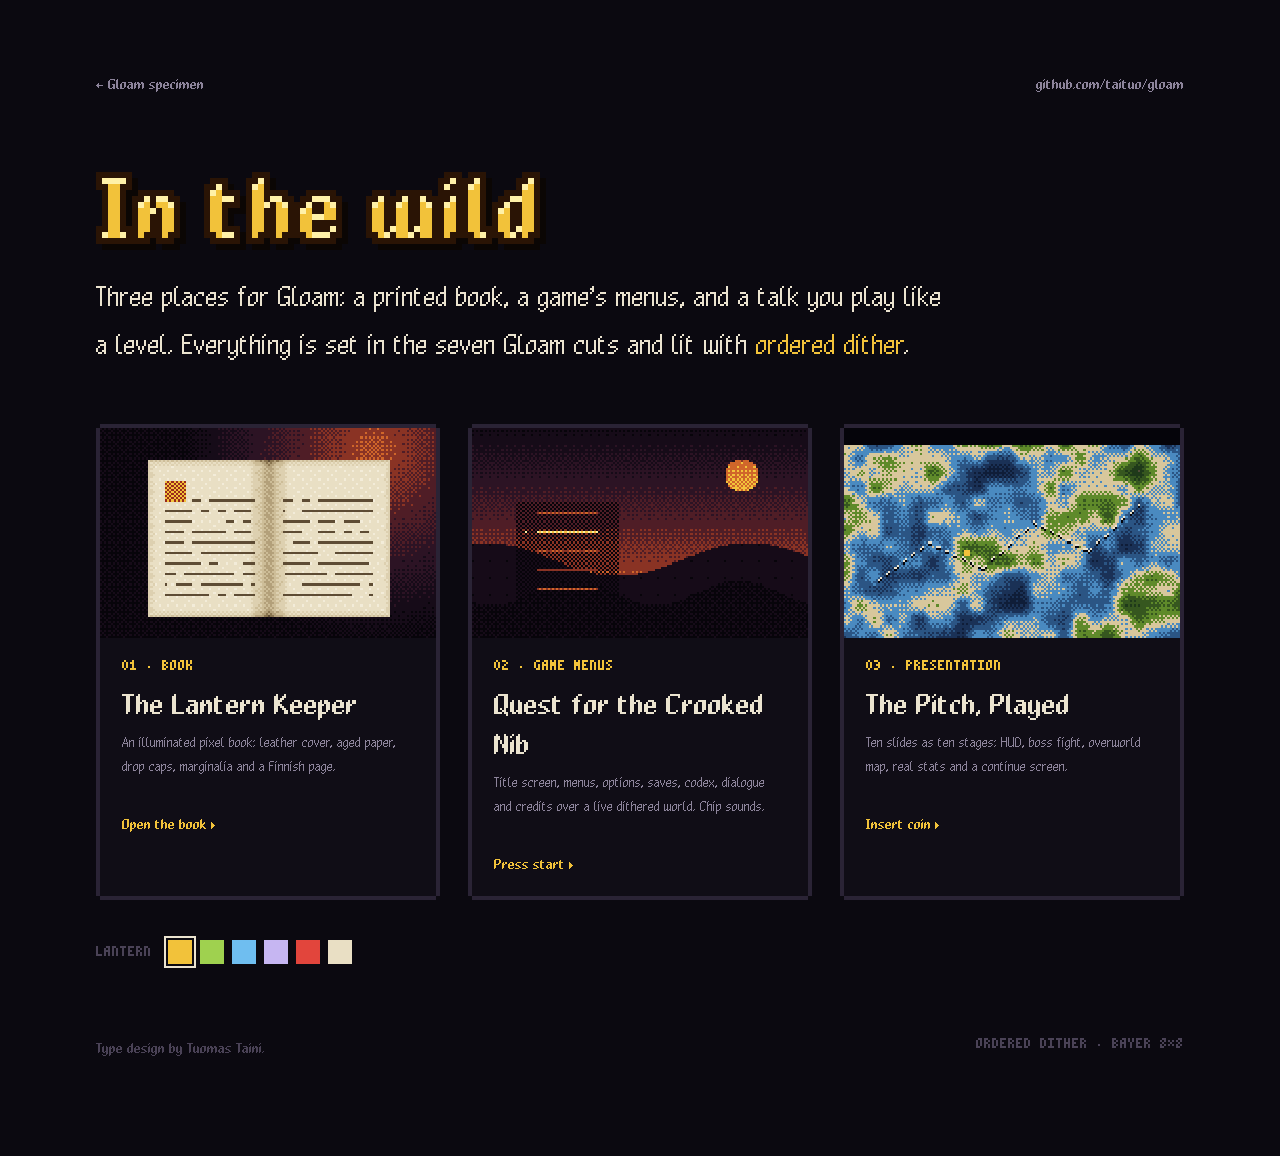
<file: docs/examples/index.html>
<!DOCTYPE html>
<html lang="en" data-pal="ember">
<head>
<meta charset="utf-8">
<meta name="viewport" content="width=device-width, initial-scale=1">
<title>Gloam in the wild — examples</title>
<link rel="icon" href="data:,">
<link rel="stylesheet" href="assets/gloam.css">
<style>
#sky{position:fixed;inset:0;width:100%;height:100%;z-index:0}
main{position:relative;z-index:1;max-width:1152px;margin:0 auto;padding:72px 32px 96px}
.top{display:flex;justify-content:space-between;align-items:center;color:#8d849b}
.top a{text-decoration:none}.top a:hover{color:var(--acc)}
h1{font:normal 96px/112px "Gloam Lantern";margin-top:56px}
.lede{font:32px/48px "Gloam Bone";color:#ebe3cf;max-width:860px;margin-top:8px}
.lede em{font-style:normal;color:var(--acc)}
.grid{display:grid;grid-template-columns:repeat(3,1fr);gap:28px;margin-top:56px}
.card{display:block;text-decoration:none;background:#100d16;position:relative;transition:transform .1s steps(2)}
.card:hover{transform:translateY(-4px)}
.card:hover .go{color:var(--hi)}
.card canvas{display:block;width:100%;aspect-ratio:16/10;image-rendering:pixelated}
.card .tx{padding:20px 22px 24px}
.card .k{font:16px/16px "Gloam Pico";color:var(--acc)}
.card h2{font:normal 32px/40px "Gloam";margin-top:10px}
.card p{font:16px/24px "Gloam Bone";color:#8d849b;margin-top:6px;min-height:72px}
.card .go{font:16px/16px "Gloam";color:var(--acc);margin-top:14px}
.pals{display:flex;gap:8px;margin-top:40px;align-items:center;color:#4a4256}
.pals button{width:24px;height:24px}
.pals button[aria-pressed=true]{outline:2px solid #ebe3cf;outline-offset:2px}
.foot{margin-top:72px;color:#4a4256;display:flex;justify-content:space-between;flex-wrap:wrap;gap:16px}
.foot a{color:#8d849b;text-decoration:none}.foot a:hover{color:var(--acc)}
@media (max-width:960px){.grid{grid-template-columns:1fr}h1{font-size:64px;line-height:80px}.lede{font-size:16px;line-height:24px}}
</style>
</head>
<body>
<canvas id="sky"></canvas>
<main>
  <div class="top"><a href="../index.html">&larr; Gloam specimen</a><a href="https://github.com/taituo/gloam">github.com/taituo/gloam</a></div>
  <h1 class="lan">In the wild</h1>
  <p class="lede">Three places for Gloam: a printed book, a game&rsquo;s menus, and a talk you play like a level. Everything is set in the seven Gloam cuts and lit with <em>ordered dither</em>.</p>
  <div class="grid">
    <a class="card px" href="book.html"><canvas id="pv-book" width="160" height="100"></canvas><div class="tx"><div class="k">01 &middot; BOOK</div><h2>The Lantern Keeper</h2><p>An illuminated pixel book: leather cover, aged paper, drop caps, marginalia and a Finnish page.</p><div class="go">Open the book &#x25B6;</div></div></a>
    <a class="card px" href="menus.html"><canvas id="pv-menu" width="160" height="100"></canvas><div class="tx"><div class="k">02 &middot; GAME MENUS</div><h2>Quest for the Crooked Nib</h2><p>Title screen, menus, options, saves, codex, dialogue and credits over a live dithered world. Chip sounds.</p><div class="go">Press start &#x25B6;</div></div></a>
    <a class="card px" href="slides.html"><canvas id="pv-slides" width="160" height="100"></canvas><div class="tx"><div class="k">03 &middot; PRESENTATION</div><h2>The Pitch, Played</h2><p>Ten slides as ten stages: HUD, boss fight, overworld map, real stats and a continue screen.</p><div class="go">Insert coin &#x25B6;</div></div></a>
  </div>
  <div class="pals" id="pals"><span class="pico" style="font-size:16px;line-height:16px;margin-right:8px">LANTERN</span></div>
  <div class="foot"><span>Type design by Tuomas Taini.</span><span class="pico" style="font-size:16px;line-height:16px">ORDERED DITHER &middot; BAYER 8&times;8</span></div>
</main>
<script src="assets/dither.js"></script>
<script>
(() => {
const D = window.Dither, $ = s => document.querySelector(s);
const PALS = ['ember', 'moss', 'frost', 'ghost', 'blood', 'bone'];
let pal = 'ember';
try { pal = localStorage.getItem('gloam:examples-pal') || pal; } catch (e) {}
PALS.forEach(p => { const b = document.createElement('button'); b.style.background = D.PALETTES[p][6]; b.title = p; b.dataset.p = p; b.onclick = () => setPal(p); $('#pals').appendChild(b); });
function setPal(p) { pal = p; document.documentElement.dataset.pal = p; document.querySelectorAll('#pals button').forEach(b => b.setAttribute('aria-pressed', b.dataset.p === p)); try { localStorage.setItem('gloam:examples-pal', p); } catch (e) {} }
setPal(pal);

const sky = $('#sky'), sx = sky.getContext('2d'); let sb;
function size() { sky.width = Math.ceil(innerWidth / 4); sky.height = Math.ceil(innerHeight / 4); sb = new D.Buffer(sky.width, sky.height); }
addEventListener('resize', size); size();
const h32 = (x, y) => { let h = x * 374761393 + y * 668265263; h = (h ^ (h >> 13)) * 1274126177; return ((h ^ (h >> 16)) >>> 0) / 4294967295; };
function drawSky(t) {
  const P = D.PALETTES[pal].map(D.u32), W = sb.w, H = sb.h, px = sb.px;
  for (let y = 0; y < H; y++) for (let x = 0; x < W; x++) {
    let v = .03 + Math.max(0, 1 - Math.hypot(x - W * .8, y + H * .1) / (W * .7)) * .3;
    v += Math.max(0, Math.sin(x * .03 + t * .3 + Math.sin(y * .05 + t * .4) * 1.5)) * Math.max(0, 1 - y / (H * .6)) * .08;
    if (h32(x, y) > .996 && Math.sin(t * 2 + h32(y, x) * 50) > 0) v = .7;
    px[y * W + x] = P[D.q(v, 8, x, y)];
  }
  sb.blit(sx, W, H);
}
/* previews */
function prev(id, fn, t) { const c = document.getElementById(id), b = new D.Buffer(160, 100); fn(b, t); b.blit(c.getContext('2d'), 160, 100); }
const paper = ['#5e4c34', '#8a7550', '#b3a07a', '#cdbd98', '#ddd0b0', '#e9dfc4', '#f3ecd9'].map(D.u32);
function pBook(b, t) {
  const P = D.PALETTES[pal].map(D.u32);
  for (let y = 0; y < 100; y++) for (let x = 0; x < 160; x++) {
    const g = Math.max(0, 1 - Math.hypot(x - 120 - Math.sin(t) * 10, y - 10) / 90);
    let c = P[D.q(.05 + g * .6, 8, x, y)];
    const inBook = x > 22 && x < 138 && y > 14 && y < 90;
    if (inBook) { const sp = Math.abs(x - 80), e = Math.min(x - 22, 138 - x, y - 14, 90 - y); let v = .85 - Math.max(0, 1 - sp / 10) * .5 - Math.max(0, 1 - e / 4) * .3; c = paper[D.q(v, 7, x, y)];
      const line = (y - 24) % 5 === 0 && y > 30 && y < 82 && ((x > 30 && x < 74) || (x > 86 && x < 130)) && h32(x >> 2, y) > .12; if (line) c = D.u32('#5e4c34');
      if (x > 30 && x < 41 && y > 24 && y < 35) c = (x + y) % 2 ? D.u32('#9a2a1c') : P[6]; }
    b.px[y * 160 + x] = c;
  }
}
function pMenu(b, t) {
  const P = D.PALETTES[pal].map(D.u32);
  for (let y = 0; y < 100; y++) for (let x = 0; x < 160; x++) {
    const r1 = 62 - 8 * Math.sin((x + t * 4) * .05 + 1), r2 = 78 - 6 * Math.sin((x + t * 9) * .08 + 3);
    let v = y > r2 ? .05 : y > r1 ? .14 : .1 + y / 62 * .45 + (Math.hypot(x - 128, y - 22) < 8 ? .5 : 0);
    if (h32(x, y) > .993 && y < 50) v = .95;
    if (x > 20 && x < 70 && y > 34 && y < 84) { v = (x + y) % 2 ? .02 : v; if ((y - 40) % 9 === 0 && x > 30 && x < 60) v = y === 49 ? .95 : .6; if (x === 25 && y === 49) v = .95; }
    b.px[y * 160 + x] = P[D.q(v, 8, x, y)];
  }
}
const MAPP = ['#0f1d38', '#1a3156', '#2b5584', '#4a8ac0', '#d8c79c', '#5f8a2a', '#36571f', '#1f3a1a', '#524a39', '#857a5f', '#e9dfc4'].map(D.u32);
function vn(x, y) { const xi = Math.floor(x), yi = Math.floor(y), xf = x - xi, yf = y - yi, s = q => q * q * (3 - 2 * q); const a = h32(xi, yi), b = h32(xi + 1, yi), c = h32(xi, yi + 1), d = h32(xi + 1, yi + 1); return a + (b - a) * s(xf) + (c - a) * s(yf) + (a - b - c + d) * s(xf) * s(yf); }
function pSlides(b, t) {
  for (let y = 0; y < 100; y++) for (let x = 0; x < 160; x++) {
    const h = vn(x / 20 + 3, y / 20) * .65 + vn(x / 7, y / 7) * .35, k = Math.max(0, Math.min(.999, (h - .04) / .58)) * 10, i = k | 0;
    b.px[y * 160 + x] = MAPP[(k - i > D.thr(x, y)) ? i + 1 : i];
  }
  const pts = [[16, 72], [40, 54], [66, 66], [90, 44], [116, 58], [140, 36]], w = D.u32('#ebe3cf'), k = D.u32('#05040a');
  for (let i = 0; i < pts.length - 1; i++) { const [x0, y0] = pts[i], [x1, y1] = pts[i + 1], n = Math.max(Math.abs(x1 - x0), Math.abs(y1 - y0)); for (let s = 0; s <= n; s++) if ((s + (t * 6 | 0)) % 4 < 2) { const x = Math.round(x0 + (x1 - x0) * s / n), y = Math.round(y0 + (y1 - y0) * s / n); b.px[y * 160 + x] = w; b.px[(y + 1) * 160 + x] = k; } }
  for (let y = 0; y < 8; y++) for (let x = 0; x < 160; x++) b.px[y * 160 + x] = k;
  const sp = Math.floor(t * 1.2) % 5, a = pts[sp], c = pts[sp + 1], f = (t * 1.2) % 1, px = Math.round(a[0] + (c[0] - a[0]) * f), py = Math.round(a[1] + (c[1] - a[1]) * f) - 3;
  for (let dy = -1; dy <= 1; dy++) for (let dx = -1; dx <= 1; dx++) b.px[(py + dy) * 160 + px + dx] = D.u32(D.PALETTES[pal][6]);
}
let last = 0;
function loop(now) { if (now - last > 60) { last = now; const t = now / 1000; drawSky(t); prev('pv-book', pBook, t); prev('pv-menu', pMenu, t); prev('pv-slides', pSlides, t); } requestAnimationFrame(loop); }
requestAnimationFrame(loop);
})();
</script>
</body>
</html>
</file>
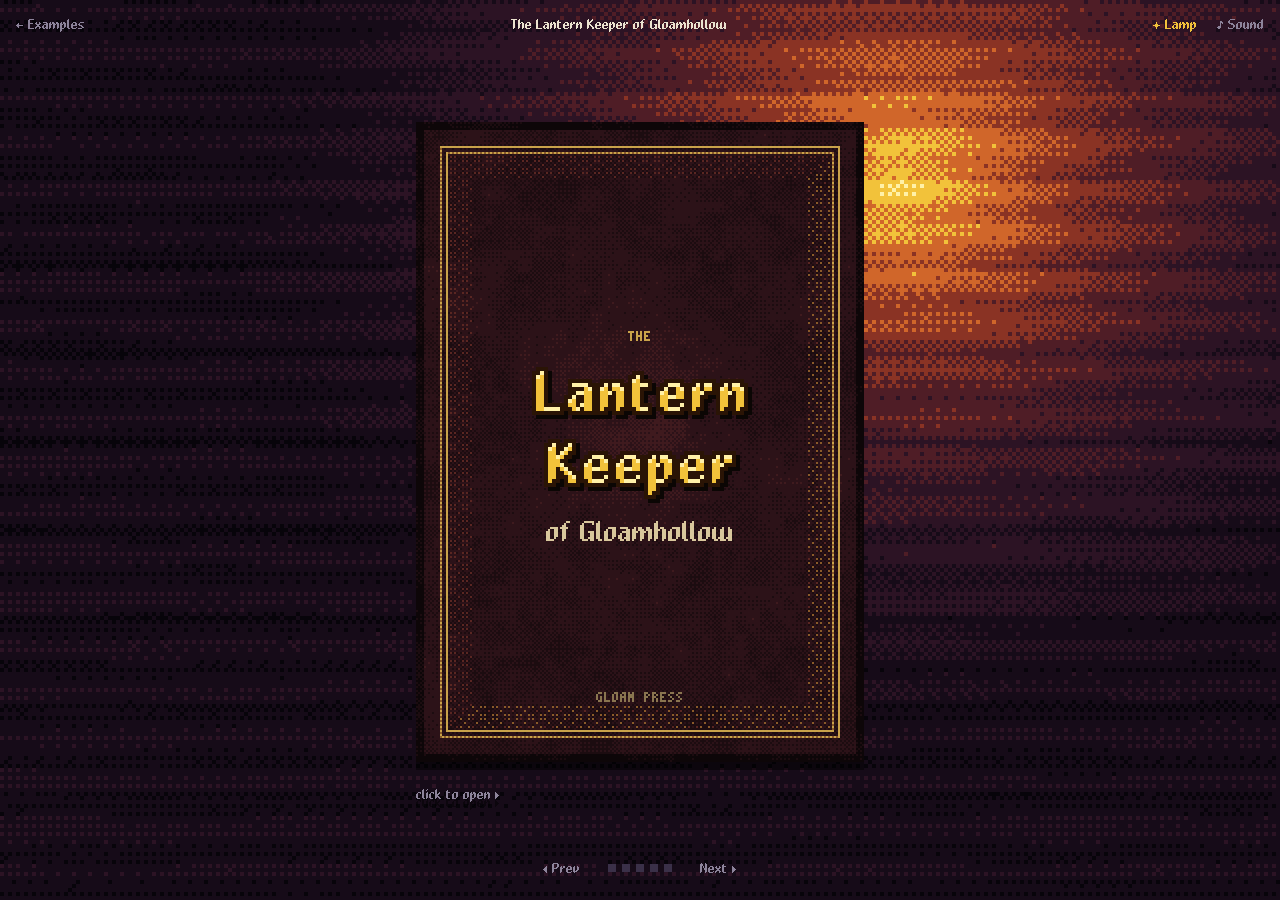
<file: docs/examples/book.html>
<!DOCTYPE html>
<html lang="en" data-pal="ember">
<head>
<meta charset="utf-8">
<meta name="viewport" content="width=device-width, initial-scale=1">
<title>The Lantern Keeper of Gloamhollow — a book set in Gloam</title>
<link rel="icon" href="data:,">
<link rel="stylesheet" href="assets/gloam.css">
<style>
body{min-height:100vh;overflow:hidden;--paper:#e9dfc4;--ink:#2b2118;--red:#9a2a1c;--brown:#6b5a44}
#room{position:fixed;inset:0;width:100%;height:100%;z-index:0}
.top{position:fixed;left:0;right:0;top:0;height:48px;display:flex;align-items:center;gap:20px;padding:0 16px;z-index:5;color:#8d849b}
.top .t{margin:0 auto;color:#ebe3cf}
.top a{text-decoration:none}.top a:hover,.top button:hover{color:var(--acc)}
.top .on{color:var(--acc)}
.stage{position:fixed;inset:48px 0 64px;display:flex;align-items:center;justify-content:center;z-index:2}
.book{position:relative;display:flex;filter:drop-shadow(0 8px 0 rgba(0,0,0,.45))}
.page{position:relative;width:448px;height:640px;color:var(--ink);overflow:hidden}
.page>canvas.paper{position:absolute;inset:0;width:100%;height:100%;z-index:0}
.page .c{position:absolute;inset:0;padding:64px 48px 64px;z-index:1}
.page.left .c{padding-left:48px;padding-right:56px}.page.right .c{padding-left:56px;padding-right:48px}
.rh{position:absolute;top:26px;left:0;right:0;text-align:center;font:16px/16px "Gloam Pico";color:var(--brown);letter-spacing:0}
.folio{position:absolute;bottom:26px;left:0;right:0;text-align:center;font:16px/16px "Gloam Bone Mono";color:var(--brown)}
.c p{font:16px/24px "Gloam Bone";margin-bottom:12px;hyphens:none}
.c p.lead{margin-top:4px}
.kick{font:16px/16px "Gloam Pico";color:var(--red);margin-bottom:8px}
.c h2{font:32px/40px "Gloam";font-weight:normal;margin-bottom:20px}
.drop{float:left;width:80px;height:80px;margin:4px 12px 2px 0;display:flex;align-items:center;justify-content:center;font:64px/64px "Gloam Lantern";position:relative}
.drop span{position:relative;top:2px}
.note{display:flex;gap:12px;font:16px/16px "Gloam Pico";color:var(--red);margin:4px 0 14px;line-height:24px}.note i{flex:none;width:8px}
.toc{font:16px/24px "Gloam Bone Mono";white-space:pre;margin-top:8px}
.toc b{font-weight:normal;color:var(--red)}
.epi{margin-top:36px;text-align:center}
.epi p{color:var(--brown)}
.center{text-align:center}
.title-page{display:flex;flex-direction:column;align-items:center;justify-content:center;height:100%;text-align:center;gap:6px}
.title-page .orn{font:48px/48px "Gloam Lantern"}
.fig{display:block;margin:0 auto 14px;cursor:none}
.cap{font:16px/24px "Gloam Bone";color:var(--brown);text-align:center}
.cap b{font-weight:normal;color:var(--ink)}
.colo{font:16px/24px "Gloam Bone Mono";white-space:pre;margin:10px 0 16px}
.specs span{display:block;font-size:16px;line-height:24px}
.endpaper .c{display:flex;flex-direction:column;align-items:center;justify-content:center;gap:12px}
.endpaper .fin{font:96px/96px "Gloam Lantern"}
/* cover */
.cover{position:relative;width:448px;height:640px;cursor:pointer}
.cover canvas{position:absolute;inset:0;width:100%;height:100%}
.cover .c{position:absolute;inset:0;display:flex;flex-direction:column;align-items:center;justify-content:center;text-align:center;gap:4px;color:#e9dfc4}
.cover .t1{font:16px/16px "Gloam Pico";color:#c9a24a;margin-bottom:6px}
.cover .t2{font:64px/72px "Gloam Lantern"}
.cover .t3{font:32px/48px "Gloam";color:#d8c79c;margin-top:4px}
.cover .t4{font:16px/16px "Gloam Pico";color:#8a7550;position:absolute;bottom:56px;left:0;right:0}
.cover .hint{position:absolute;bottom:-40px;left:0;right:0;font:16px/16px "Gloam";color:#8d849b}
.pager{position:fixed;left:0;right:0;bottom:0;height:64px;display:flex;align-items:center;justify-content:center;gap:16px;z-index:5;color:#8d849b}
.pager button{padding:6px 12px}.pager button:hover{color:var(--acc)}
.dots{display:flex;gap:6px}.dots i{width:8px;height:8px;background:#3a3048;display:block}.dots i.on{background:var(--acc)}
@media (max-width:980px){
  body{overflow:auto}
  .stage{position:relative;inset:auto;padding:64px 8px 88px;min-height:100vh}
  .page{width:min(448px,calc(100vw - 16px))}
  .page.hide{display:none}
  .top .t{display:none}
  .cover{width:min(448px,calc(100vw - 16px))}
}
</style>
</head>
<body class="crt-off">
<canvas id="room"></canvas>
<div class="top">
  <a href="index.html">&larr; Examples</a>
  <span class="t">The Lantern Keeper of Gloamhollow</span>
  <button id="lamp" class="on" title="Desk lamp">&#x2726; Lamp</button>
  <button id="snd" title="Page sounds">&#x266A; Sound</button>
</div>
<main class="stage"><div class="book" id="book"></div></main>
<nav class="pager" id="pager"><button id="prev">&#x25C0; Prev</button><div class="dots" id="dots"></div><button id="next">Next &#x25B6;</button></nav>

<script src="assets/dither.js"></script>
<script>
(() => {
const D = window.Dither, $ = s => document.querySelector(s);
const PAPER = ['#5e4c34','#8a7550','#b3a07a','#cdbd98','#ddd0b0','#e9dfc4','#f3ecd9'];

/* ---------------- pages ---------------- */
const drop = (L) => `<div class="drop" data-dither=".32 #9a2a1c #e3d6b4 2"><span class="lan">${L}</span></div>`;
const PAGES = [
 {cls:'title', html:`<div class="title-page">
    <div class="orn lan">&#x2726;</div>
    <div class="pico" style="font-size:16px;line-height:16px;color:#9a2a1c;margin-top:18px">THE</div>
    <div class="gloam" style="font-size:48px;line-height:56px">Lantern Keeper</div>
    <div class="gloam" style="font-size:32px;line-height:40px;color:#6b5a44">of Gloamhollow</div>
    <div class="bone" style="margin-top:28px;color:#6b5a44">a short tale, set in Gloam</div>
    <div class="pico" style="position:absolute;bottom:56px;left:0;right:0;font-size:16px;line-height:16px;color:#8a7550">GLOAM PRESS &middot; MMXXVI</div></div>`},
 {rh:'THE LANTERN KEEPER', html:`<h2>Contents</h2>
<div class="toc"><b>I.  </b> The Crooked Nib ............ 3
<b>II. </b> Nine Hundred Shapes ........ 5
     Fig. 1, the tower .......... 6
<b>III.</b> What the Fog Kept .......... 7
     Kun sumu nousee ............ 8
     Colophon ................... 9</div>
<div class="epi"><div class="lan" style="font-size:32px;line-height:32px">&#x2726;</div><p style="margin-top:14px">&ldquo;Up-strokes thin, down-strokes thick.<br>Even the dots lean.&rdquo;</p><p class="pico" style="font-size:16px;line-height:16px">&mdash; THE KEEPERS&rsquo; RULE</p></div>`},
 {rh:'I &middot; THE CROOKED NIB', html:`<div class="kick">CHAPTER ONE</div><h2>The Crooked Nib</h2>
${drop('E')}<p class="lead">very evening, when the fog came up from the marsh and filled the streets of Gloamhollow like milk poured into a bowl, Ilse Varjo climbed the hundred and twelve steps of the lantern tower and lit the lamp at the top.</p>
<p>She had done it for nineteen years. Her mother had done it for thirty before her, and her mother&rsquo;s father for longer than anyone had bothered to count.</p>
<p>The lamp did not guide ships. There was no sea within three days&rsquo; walk of Gloamhollow. It guided letters.</p>`},
 {rh:'THE LANTERN KEEPER', html:`<p>That was the part visitors never believed. In Gloamhollow, words drifted. A notice pinned to the market board at noon would, by nightfall, have wandered half a line from where it was set. Shop signs slid off their boards. Love letters rearranged themselves into recipes, and recipes into complaints.</p>
<p>Only the lamp kept them still. Its light fell through a lens ground from old ink-glass, and wherever it touched a page the letters remembered their places and went back to them, a little sheepishly, like cats called in at dusk.</p>
<div class="note"><i data-dither=".5 #9a2a1c - 2"></i><span>&#x2726; The ink-glass lens is still in the town museum. Do not touch it. &mdash; T.</span></div>
<p>Ilse did not think of herself as anyone important. She thought of herself as the person who carried oil up a staircase.</p>`},
 {rh:'II &middot; NINE HUNDRED SHAPES', html:`<div class="kick">CHAPTER TWO</div><h2>Nine Hundred Shapes</h2>
${drop('T')}<p class="lead">he trouble began with the nib.</p>
<p style="clear:both">Every keeper wrote the night&rsquo;s entry in the great ledger with the same pen: a broad, square-cut nib of black iron, worn crooked by a century of thumbs. Held at its old slant, it drew thin lines going up and to the right, and thick lines going down. Every letter in the ledger leaned the same way, and the town&rsquo;s letters, seeing them, leaned along.</p>
<p>Ilse had once counted the shapes the nib could make, capitals and small letters, figures, marks for money and for surprise, and stopped at nine hundred, because the candle ran out.</p>`},
 {rh:'THE LANTERN KEEPER', html:`<canvas class="fig" id="fig" width="352" height="352"></canvas>
<p class="cap"><b>Fig. 1</b> &mdash; The tower at Gloamhollow, in eight shades of night. Ordered dither, 8 &times; 8.</p>
<p class="cap pico" style="font-size:16px;line-height:16px;margin-top:6px;color:#9a2a1c">HOVER TO CARRY THE LAMP</p>`},
 {rh:'III &middot; WHAT THE FOG KEPT', html:`<div class="kick">CHAPTER THREE</div><h2>What the Fog Kept</h2>
${drop('O')}<p class="lead">n the night the nib snapped, the fog came in thicker than anyone remembered.</p>
<p>Ilse wrote the entry anyway, with a sewing needle dipped in ink. Her lines came out all the same width, one hair thin, with nothing to lean on. By midnight the letters of Gloamhollow had begun to slide: down the walls, off the signs, out of the books, until the streets were ankle-deep in loose punctuation.</p>
<p>So she did the only thing she could think of. She drew every letter twice, once thin as a skeleton and once thick around the bones, and hung the pages in the lamp.</p>
<p>In the morning every word was home.</p>`},
 {rh:'SUOMEKSI', html:`<div class="kick">SUOMEKSI</div><h2>Kun sumu nousee</h2>
<p>Kun sumu nousee suolta, kirjaimet lähtevät vaeltamaan. Vain lyhdyn valo muistuttaa niitä niiden paikoista.</p>
<p>Ilse sytyttää lyhdyn joka ilta. Jokainen viiva, jonka hän piirtää, on ohut noustessaan ja paksu laskeutuessaan, ja pisteetkin kallistuvat hiukan, kuin kumartaisivat.</p>
<p>Aamulla jokainen sana on kotona.</p>
<div class="center" style="margin-top:28px"><span class="lan" style="font-size:32px;line-height:32px">&#x2726;</span></div>
<p class="center pico" style="font-size:16px;line-height:16px;margin-top:18px;color:#6b5a44">ÄÖÅ äöå &mdash; KAIKKI MUKANA</p>`},
 {rh:'COLOPHON', html:`<h2>Colophon</h2>
<p>This book is set in Gloam Bone at 16 pixels on a 24-pixel line. Headings are Gloam, initials Gloam Lantern in the Ember palette, marginalia Gloam Pico, and the contents Gloam Bone Mono. Paper, cover and figure are drawn with an 8 &times; 8 Bayer matrix.</p>
<div class="specs" style="margin:14px 0 14px">
  <span class="gloam">Gloam &mdash; headings</span>
  <span class="bone">Gloam Bone &mdash; running text</span>
  <span class="bmono">Bone Mono &mdash; tables</span>
  <span class="pico">GLOAM PICO &mdash; MARGINALIA</span>
  <span class="lan" style="font-size:32px;line-height:40px">Lantern</span>
</div>
<p>Type design by Tuomas Taini.</p>
<p class="bmono" style="color:#6b5a44">github.com/taituo/gloam</p>`},
 {cls:'endpaper', html:`<div class="fin lan">&#x2726;</div><div class="lan" style="font-size:48px;line-height:48px">Fin</div>`, endpaper:true},
];

/* ---------------- paper ---------------- */
function hash(x, y) { let h = x * 374761393 + y * 668265263; h = (h ^ (h >> 13)) * 1274126177; return ((h ^ (h >> 16)) >>> 0) / 4294967295; }
function vnoise(x, y) { const xi = Math.floor(x), yi = Math.floor(y), xf = x - xi, yf = y - yi, s = t => t * t * (3 - 2 * t);
  const a = hash(xi, yi), b = hash(xi + 1, yi), c = hash(xi, yi + 1), d = hash(xi + 1, yi + 1);
  return a + (b - a) * s(xf) + (c - a) * s(yf) + (a - b - c + d) * s(xf) * s(yf); }
function paper(cv, side, seed, endpaper) {
  const W = cv.width = Math.round(cv.clientWidth / 2) || 224, H = cv.height = 320;
  const buf = new D.Buffer(W, H);
  const spots = Array.from({length: 7}, (_, i) => [hash(seed, i) * W, hash(i, seed) * H, 2 + hash(seed + i, 3) * 6]);
  if (endpaper) {
    D.field(buf, ['#2c1324','#4f1d26','#8a3324','#d0662a'], (x, y) => { const s = ((x + y) % 16) / 16; const v = vnoise(x / 9, y / 9); return .15 + (s < .5 ? .35 : 0) + v * .25; });
  } else {
    D.field(buf, PAPER, (x, y) => {
      const ex = Math.min(x, W - 1 - x), ey = Math.min(y, H - 1 - y);
      const inner = side === 'left' ? W - 1 - x : side === 'right' ? x : 999;
      let t = .86 + (vnoise(x / 14 + seed, y / 14) - .5) * .12;
      t -= Math.max(0, 1 - Math.min(ex, ey) / 10) * .38;
      t -= Math.max(0, 1 - inner / 34) ** 1.6 * .5;
      for (const [sx, sy, r] of spots) { const d = Math.hypot(x - sx, y - sy); if (d < r) t -= (1 - d / r) * .14; }
      return t;
    });
  }
  buf.blit(cv.getContext('2d'), W, H);
}
function leather(cv) {
  const W = cv.width = 224, H = cv.height = 320, buf = new D.Buffer(W, H);
  D.field(buf, ['#0d0608','#1c0c10','#2c1218','#3f1a1e','#5a2622','#8a5a2a','#c9a24a'], (x, y) => {
    const ex = Math.min(x, W - 1 - x), ey = Math.min(y, H - 1 - y), e = Math.min(ex, ey);
    let t = .38 + (vnoise(x / 6, y / 6) - .5) * .22 + (vnoise(x / 30, y / 30) - .5) * .18;
    if (e === 12 || e === 15) t = .95;                              // gold fillets
    if (e < 4) t -= .25;
    if (e > 15 && e < 28 && ((x + y) % 6 === 0 || (x - y + 600) % 6 === 0) && e % 2) t = .7;   // tooling
    const cx = W / 2, cy = H / 2 - 10, r = Math.hypot(x - cx, (y - cy) * .8);
    if (r < 70) t += (1 - r / 70) * .18;
    return t;
  });
  buf.blit(cv.getContext('2d'), W, H);
}

/* ---------------- illustration ---------------- */
let lampX = .62, lampY = .3;
function drawFig(t) {
  const cv = document.getElementById('fig'); if (!cv) return;
  const W = 88, H = 88, buf = new D.Buffer(W, H);
  const night = D.PALETTES.frost.slice(0, 7), glowP = D.PALETTES.ember;
  const N = night.map(D.u32), G = glowP.map(D.u32), px = buf.px;
  const tx = 30, ty = 22, lx = lampX * W, ly = lampY * H;
  const hill = x => 62 + Math.sin(x / 9) * 3 + Math.sin(x / 4.3) * 1.5;
  const hill2 = x => 70 + Math.sin(x / 13 + 2) * 4;
  for (let y = 0; y < H; y++) for (let x = 0; x < W; x++) {
    let col, gl = 0;
    const tower = x >= tx && x < tx + 8 && y >= ty && y < hill(x) + 2;
    const lamp = x >= tx - 1 && x < tx + 9 && y >= ty - 7 && y < ty;
    const g1 = Math.max(0, 1 - Math.hypot(x - (tx + 4), (y - (ty - 4)) * 1.1) / 30) * (.9 + Math.sin(t * 7) * .05);
    const g2 = Math.max(0, 1 - Math.hypot(x - lx, y - ly) / 18);
    gl = Math.max(g1, g2 * .9);
    if (y > hill2(x)) col = N[D.q(.06 + gl * .25, 7, x, y)];
    else if (y > hill(x)) col = N[D.q(.14 + gl * .3, 7, x, y)];
    else if (tower) { const win = (x === tx + 3 || x === tx + 4) && (y % 9 === 3) && y > ty + 4; col = win ? G[6] : N[D.q(.2 + (x - tx) / 30 + gl * .2, 7, x, y)]; }
    else if (lamp) { const roof = y < ty - 4 && Math.abs(x - (tx + 4)) > (y - (ty - 8)); col = roof ? 0 : (y < ty - 4 ? N[2] : G[D.q(.75 + Math.sin(t * 9 + x) * .1, 8, x, y)]); if (!col) col = null; }
    else {
      const moon = Math.hypot(x - 68, y - 16);
      let v = .55 - y / H * .5 + (moon < 7 ? (moon < 6 && Math.hypot(x - 66, y - 15) > 4.5 ? .6 : 0) : Math.max(0, 1 - moon / 26) * .18);
      const st = D.t8(x * 3, y * 5) > .985 && y < 50 && ((x * 13 + y * 7 + (t * 2 | 0)) % 9 !== 0);
      if (st) v = .95;
      col = N[D.q(v, 7, x, y)];
    }
    if (col == null) col = N[D.q(.55 - y / H * .5, 7, x, y)];
    if (gl > .25 && !tower && y <= hill(x) && !lamp) { if (gl > .3 + D.t8(x, y) * .5) col = G[D.q(gl * .9 - .1, 8, x, y)]; }
    px[y * W + x] = col;
  }
  buf.blit(cv.getContext('2d'), 352, 352);
}

/* ---------------- room ---------------- */
const room = $('#room'), rx = room.getContext('2d');
let mx = innerWidth * .7, my = innerHeight * .2, lampOn = true, rbuf;
function roomSize() { room.width = Math.ceil(innerWidth / 4); room.height = Math.ceil(innerHeight / 4); rbuf = new D.Buffer(room.width, room.height); }
function drawRoom(t) {
  const W = rbuf.w, H = rbuf.h, P = D.PALETTES.ember.map(D.u32), px = rbuf.px, cx = mx / 4, cy = my / 4, R = Math.max(W, H) * .55;
  const fl = 1 + Math.sin(t * 11) * .015 + Math.sin(t * 17) * .01;
  for (let y = 0; y < H; y++) for (let x = 0; x < W; x++) {
    const grain = Math.sin(y * .55 + vnoise(x / 18, y / 3) * 4) * .5 + .5;
    const plank = (y % 22 === 0) ? -.08 : 0;
    let v = .1 + grain * .08 + plank;
    if (lampOn) { const g = Math.max(0, 1 - Math.hypot(x - cx, (y - cy) * 1.15) / (R * fl)); v += g * g * .75; }
    px[y * W + x] = P[D.q(v, 8, x, y)];
  }
  rbuf.blit(rx, W, H);
}
addEventListener('pointermove', e => { mx = e.clientX; my = e.clientY; });
addEventListener('resize', () => { roomSize(); layout(); });

/* ---------------- book state ---------------- */
let idx = -1;           // -1 = closed cover; otherwise first page shown
const book = $('#book');
const single = () => innerWidth <= 980;
function pageEl(i, side) {
  const p = PAGES[i]; if (!p) return '';
  const folio = (i === 0 || p.endpaper) ? '' : `<div class="folio">&mdash; ${i + 1} &mdash;</div>`;
  const rh = p.rh ? `<div class="rh">${p.rh}</div>` : '';
  return `<div class="page ${side} ${p.cls || ''}" data-i="${i}"><canvas class="paper"></canvas>${rh}<div class="c">${p.html}</div>${folio}</div>`;
}
function render() {
  if (idx < 0) {
    book.innerHTML = `<div class="cover" id="cover"><canvas></canvas><div class="c"><div class="t1">THE</div><div class="t2 lan">Lantern<br>Keeper</div><div class="t3">of Gloamhollow</div><div class="t4">GLOAM PRESS</div></div><div class="hint">click to open &#x25B6;</div></div>`;
    leather(book.querySelector('.cover canvas'));
    $('#cover').onclick = () => go(0);
  } else if (single()) {
    book.innerHTML = pageEl(idx, idx % 2 ? 'right' : 'left');
  } else {
    const L = idx - (idx % 2);
    book.innerHTML = pageEl(L, 'left') + pageEl(L + 1, 'right');
  }
  book.querySelectorAll('.page').forEach(pg => paper(pg.querySelector('canvas.paper'), single() ? 'none' : pg.classList.contains('left') ? 'left' : 'right', +pg.dataset.i * 7 + 3, PAGES[+pg.dataset.i].endpaper));
  D.scan(book);
  const fig = document.getElementById('fig');
  if (fig) { fig.onpointermove = e => { const r = fig.getBoundingClientRect(); lampX = (e.clientX - r.left) / r.width; lampY = (e.clientY - r.top) / r.height; }; fig.onpointerleave = () => { lampX = .62; lampY = .3; }; }
  const n = single() ? PAGES.length : PAGES.length / 2, cur = idx < 0 ? -1 : single() ? idx : idx >> 1;
  $('#dots').innerHTML = Array.from({length: n}, (_, i) => `<i class="${i === cur ? 'on' : ''}"></i>`).join('');
}
function layout() { render(); }
function go(i) {
  const step = single() ? 1 : 2;
  const max = single() ? PAGES.length - 1 : PAGES.length - 2;
  if (i > max) i = max;
  if (i < -1) i = -1;
  if (i >= 0 && !single()) i -= i % 2;
  if (i === idx) return;
  const fwd = i > idx;
  if (sound) { D.Sound.noise(.18, .03); D.Sound.blip(fwd ? 320 : 260, .08, 'triangle', .03, -80); }
  D.transition({pattern: 'sweep', out: 'sweep', color: '#0b0910', cell: 4, ms: 220, mid: () => { idx = i; render(); }});
}
const next = () => go(idx < 0 ? 0 : idx + (single() ? 1 : 2));
const prev = () => go(idx <= 0 ? -1 : idx - (single() ? 1 : 2));
$('#next').onclick = next; $('#prev').onclick = prev;
addEventListener('keydown', e => { if (e.key === 'ArrowRight' || e.key === ' ' || e.key === 'PageDown') { e.preventDefault(); next(); } if (e.key === 'ArrowLeft' || e.key === 'PageUp') { e.preventDefault(); prev(); } });
let sound = false;
$('#snd').onclick = () => { sound = !sound; D.Sound.on = sound; $('#snd').classList.toggle('on', sound); if (sound) D.Sound.ok(); };
D.Sound.on = false;
$('#lamp').onclick = () => { lampOn = !lampOn; $('#lamp').classList.toggle('on', lampOn); };

/* ---------------- loop ---------------- */
let last = 0;
function loop(now) {
  if (now - last > 50) { last = now; drawRoom(now / 1000); drawFig(now / 1000); }
  requestAnimationFrame(loop);
}
document.fonts.ready.then(() => { roomSize(); render(); requestAnimationFrame(loop); });
})();
</script>
</body>
</html>
</file>
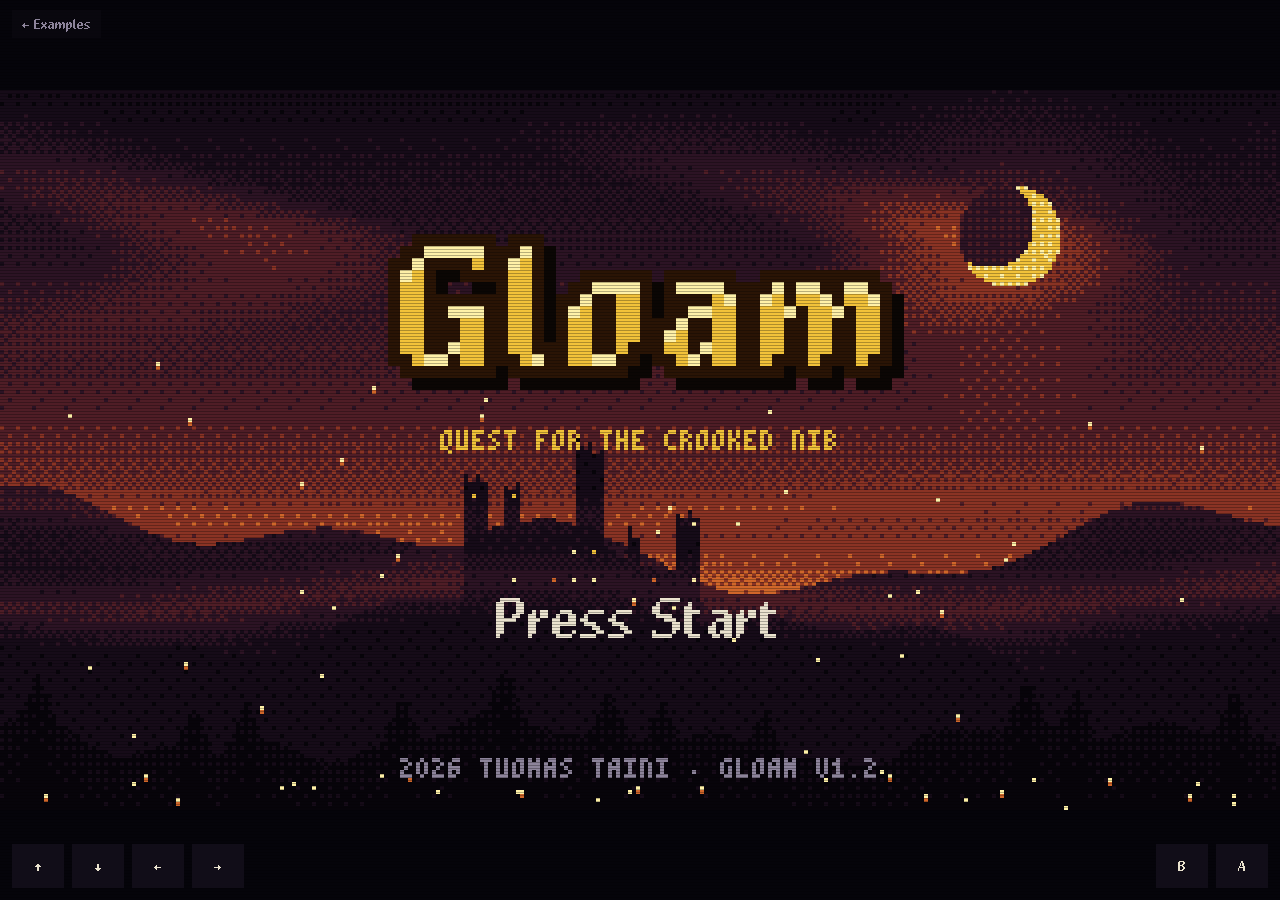
<file: docs/examples/menus.html>
<!DOCTYPE html>
<html lang="en" data-pal="ember">
<head>
<meta charset="utf-8">
<meta name="viewport" content="width=device-width, initial-scale=1">
<title>Gloam — Quest for the Crooked Nib (game menus)</title>
<link rel="icon" href="data:,">
<link rel="stylesheet" href="assets/gloam.css">
<style>
html,body{height:100%;overflow:hidden;background:#05040a}
#wrap{position:fixed;left:0;top:0}
#scene{position:absolute;left:0;top:0}
#ui{position:absolute;left:0;top:0;--u:4px;user-select:none;-webkit-user-select:none}
.scr{position:absolute;inset:0;display:none}
.scr.on{display:block}
.b{position:absolute;left:calc(var(--x)*var(--u));top:calc(var(--y)*var(--u));width:calc(var(--w)*var(--u));height:calc(var(--h)*var(--u))}
.f8{font-family:"Gloam Pico";font-size:calc(8*var(--u));line-height:calc(8*var(--u))}
.f16{font-size:calc(16*var(--u));line-height:calc(16*var(--u))}
.f32{font-size:calc(32*var(--u));line-height:calc(32*var(--u))}
.f48{font-size:calc(48*var(--u));line-height:calc(48*var(--u))}
.lh14{line-height:calc(14*var(--u))}
.ctr{text-align:center}
.panel{box-shadow:0 0 0 var(--u) var(--acc),0 0 0 calc(2*var(--u)) #05040a;padding:calc(6*var(--u)) calc(8*var(--u))}
.panel.dim{box-shadow:0 0 0 var(--u) #3a3048,0 0 0 calc(2*var(--u)) #05040a}
.ink{color:#ebe3cf}.dimc{color:#8d849b}.acc{color:var(--acc)}.hi{color:var(--hi)}.red{color:#e2453c}
.menu .it{display:flex;align-items:center;gap:calc(4*var(--u));color:#8d849b;cursor:pointer;white-space:nowrap}
.menu .it::before{content:"\25B6";visibility:hidden;color:var(--acc);font-family:"Gloam";font-size:calc(16*var(--u))}
.menu .it.sel{color:#ebe3cf}
.menu .it.sel::before{visibility:visible;animation:nudge .5s steps(2) infinite}
.menu .it.off{color:#4a4256}
@keyframes nudge{50%{transform:translateX(calc(1*var(--u)))}}
.opt{display:grid;grid-template-columns:calc(78*var(--u)) 1fr;align-items:center;cursor:pointer}
.opt .v{display:flex;gap:calc(4*var(--u));align-items:center;color:#ebe3cf}
.opt .v .ar{color:#4a4256}.opt.sel .v .ar{color:var(--acc)}
.bar{font-family:"Gloam Bone Mono";letter-spacing:0}
.slot{display:grid;grid-template-columns:calc(24*var(--u)) 1fr;gap:calc(8*var(--u));padding:calc(4*var(--u));cursor:pointer;align-items:center}
.slot.sel{box-shadow:0 0 0 var(--u) var(--acc)}
.slot canvas{width:calc(24*var(--u));height:calc(24*var(--u));display:block}
.cdx{display:grid;grid-template-columns:repeat(12,calc(16*var(--u)));grid-auto-rows:calc(16*var(--u))}
.cdx span{display:flex;align-items:center;justify-content:center;color:#8d849b;cursor:pointer}
.cdx span.sel{color:#05040a;background:var(--acc)}
#credits .roll{position:absolute;left:0;right:0;top:100%;text-align:center}
.say{min-height:calc(48*var(--u))}
.say.typing::after{content:""}
.say::after{content:"\25BC";color:var(--acc);font-family:"Gloam";font-size:calc(16*var(--u));animation:blink .6s steps(1) infinite;margin-left:calc(4*var(--u))}
.hint{color:#4a4256}
#loading .fill{height:calc(6*var(--u))}
.touch{display:none}
body.is-touch .touch{display:flex}
.tbtn{position:fixed;z-index:70;bottom:12px;display:flex;gap:8px}
.tbtn button{width:52px;height:44px;background:rgba(20,16,28,.85);color:#ebe3cf;font:16px/16px "Gloam"}
</style>
</head>
<body class="crt">
<a class="backlink" href="index.html">&larr; Examples</a>
<div id="wrap"><canvas id="scene" width="320" height="180"></canvas>
<div id="ui">
  <!-- TITLE -->
  <section class="scr on" id="title">
    <div class="b ctr" style="--x:0;--y:30;--w:320;--h:56"><div class="lan f48" id="logo">Gloam</div></div>
    <div class="b ctr f8 acc" style="--x:0;--y:84;--w:320;--h:8">QUEST FOR THE CROOKED NIB</div>
    <div class="b ctr f16 ink blink" style="--x:0;--y:124;--w:320;--h:16">Press Start</div>
    <div class="b ctr f8 dimc" style="--x:0;--y:166;--w:320;--h:8">2026 TUOMAS TAINI &middot; GLOAM V1.2</div>
  </section>
  <!-- MAIN -->
  <section class="scr" id="main">
    <div class="b" style="--x:12;--y:10;--w:160;--h:32"><div class="lan f32" id="logo2">Gloam</div></div>
    <div class="b panel menu f16 lh14" id="mainmenu" style="--x:14;--y:52;--w:116;--h:112"></div>
    <div class="b panel dim" id="info" style="--x:146;--y:52;--w:160;--h:112">
      <div class="f8 acc" id="infoK"></div>
      <div class="f16 ink" id="infoT" style="margin-top:calc(6*var(--u))"></div>
      <div class="bone f16 dimc" id="infoD" style="margin-top:calc(4*var(--u));line-height:calc(14*var(--u))"></div>
    </div>
  </section>
  <!-- OPTIONS -->
  <section class="scr" id="options">
    <div class="b ctr lan f32" style="--x:0;--y:8;--w:320;--h:32">Options</div>
    <div class="b panel menu f16 lh14" id="optmenu" style="--x:36;--y:44;--w:248;--h:126"></div>
  </section>
  <!-- SAVES -->
  <section class="scr" id="saves">
    <div class="b ctr lan f32" style="--x:0;--y:8;--w:320;--h:32">Saves</div>
    <div class="b panel" id="slotbox" style="--x:30;--y:46;--w:260;--h:116;display:flex;flex-direction:column;gap:calc(2*var(--u))"></div>
  </section>
  <!-- CODEX -->
  <section class="scr" id="codex">
    <div class="b ctr lan f32" style="--x:0;--y:8;--w:320;--h:32">Codex</div>
    <div class="b panel" style="--x:6;--y:44;--w:208;--h:92"><div class="cdx f16" id="cdx"></div></div>
    <div class="b panel dim ctr" style="--x:222;--y:44;--w:92;--h:126">
      <div class="lan f48" id="cbig" style="margin-top:calc(6*var(--u))">A</div>
      <div class="f8 acc" id="ccode" style="margin-top:calc(8*var(--u))"></div>
      <div class="f8 dimc" id="cname" style="margin-top:calc(4*var(--u))"></div>
      <div class="f16 ink" style="margin-top:calc(6*var(--u))"><span class="bone" id="cbone"></span> <span class="bmono" id="cmono"></span> <span class="pico" id="cpico"></span></div>
      <div class="f8 hint" style="margin-top:calc(4*var(--u))">BONE MONO PICO</div>
    </div>
    <div class="b f8 dimc" style="--x:12;--y:146;--w:200;--h:24;line-height:calc(10*var(--u))">ARROWS BROWSE &middot; ESC RETURNS<br><span class="acc" id="cfound"></span></div>
  </section>
  <!-- CREDITS -->
  <section class="scr" id="credits"><div class="roll" id="roll"></div></section>
  <!-- DIALOGUE -->
  <section class="scr" id="talk">
    <div class="b panel" style="--x:10;--y:104;--w:300;--h:68;display:grid;grid-template-columns:calc(40*var(--u)) 1fr;gap:calc(8*var(--u))">
      <div class="lan f32 ctr" style="padding-top:calc(4*var(--u))">&#xE005;</div>
      <div><div class="f8 acc" id="who">KEEPER</div><div class="say f16 ink" id="say" style="margin-top:calc(4*var(--u));line-height:calc(14*var(--u))"></div><div class="menu f16 lh14" id="choices" style="margin-top:calc(2*var(--u))"></div></div>
    </div>
  </section>
  <!-- LOADING -->
  <section class="scr" id="loading">
    <div class="b ctr f16 ink" style="--x:0;--y:76;--w:320;--h:16" id="ltext">Saving</div>
    <div class="b panel dim" style="--x:100;--y:100;--w:120;--h:6;padding:0"><div class="fill" id="lfill"></div></div>
  </section>
  <!-- QUIT -->
  <section class="scr" id="quit">
    <div class="b panel ctr" style="--x:90;--y:60;--w:140;--h:60">
      <div class="f16 ink">Leave the gloam?</div>
      <div class="menu f16 lh14" id="quitmenu" style="margin-top:calc(8*var(--u));display:flex;justify-content:center;gap:calc(16*var(--u))"></div>
    </div>
  </section>
  <section class="scr" id="over">
    <div class="b ctr lan f32 p-blood" style="--x:0;--y:64;--w:320;--h:32" data-pal="blood"><span class="lan">The lantern</span></div>
    <div class="b ctr lan f32" style="--x:0;--y:96;--w:320;--h:32" data-pal="blood"><span class="lan">goes out</span></div>
  </section>
</div></div>
<div class="tbtn touch" style="left:12px"><button data-k="ArrowUp">&#x2191;</button><button data-k="ArrowDown">&#x2193;</button><button data-k="ArrowLeft">&#x2190;</button><button data-k="ArrowRight">&#x2192;</button></div>
<div class="tbtn touch" style="right:12px"><button data-k="Escape">B</button><button data-k="Enter">A</button></div>

<script src="assets/dither.js"></script>
<script>
(() => {
const D = window.Dither, $ = s => document.querySelector(s), $$ = s => [...document.querySelectorAll(s)];
const SW = 320, SH = 180, wrap = $('#wrap'), sc = $('#scene'), ui = $('#ui'), ctx = sc.getContext('2d');
let S = 4;
const PALS = ['ember', 'moss', 'frost', 'ghost', 'blood', 'bone'];
const st = {pal: 'ember', dither: 3, font: 0, speed: 2, crt: true, sound: true, music: false};
const MATS = ['none', 'b2', 'b4', 'b8'], MATN = ['OFF', '2×2', '4×4', '8×8'];
const FONTS = [['Gloam', 'gloam'], ['Bone', 'bone'], ['Pico', 'pico']];
try { Object.assign(st, JSON.parse(localStorage.getItem('gloam:menus') || '{}')); } catch (e) {}
const save = () => { try { localStorage.setItem('gloam:menus', JSON.stringify(st)); } catch (e) {} };

/* ------------- layout: integer scale, everything on the scene grid ------------- */
function fit() {
  S = Math.max(1, Math.floor(Math.min(innerWidth / SW, innerHeight / SH)));
  if (innerWidth < SW || innerHeight < SH) S = Math.min(innerWidth / SW, innerHeight / SH);
  const W = Math.round(SW * S), H = Math.round(SH * S);
  wrap.style.left = Math.floor((innerWidth - W) / 2) + 'px'; wrap.style.top = Math.floor((innerHeight - H) / 2) + 'px';
  sc.style.width = W + 'px'; sc.style.height = H + 'px';
  ui.style.width = W + 'px'; ui.style.height = H + 'px'; ui.style.setProperty('--u', S + 'px');
  $$('.panel').forEach(p => D.bg(p, .62, '#05040a', null, S));
}
addEventListener('resize', fit);

/* ------------- the scene ------------- */
const buf = new D.Buffer(SW, SH);
let P = D.PALETTES.ember.map(D.u32), mx = 0;
function applyPal() {
  P = D.PALETTES[st.pal].map(D.u32);
  document.documentElement.dataset.pal = st.pal;
  D.setMatrix(MATS[st.dither]);
  document.body.classList.toggle('crt', st.crt);
  D.Sound.on = st.sound;
  st.music && D.Sound.ctx ? D.Music.start() : D.Music.stop();
}
const ridge = (x, seed, amp, base, f) => base - amp * (.5 * Math.sin(x * f + seed) + .3 * Math.sin(x * f * 2.3 + seed * 1.7) + .2 * Math.sin(x * f * 5.1 + seed * .3));
const h32 = (x, y) => { let h = x * 374761393 + y * 668265263; h = (h ^ (h >> 13)) * 1274126177; return ((h ^ (h >> 16)) >>> 0) / 4294967295; };
// castle silhouette: [dx, width, height above ridge]
const CASTLE = [[0, 6, 30], [6, 22, 18], [10, 4, 26], [28, 7, 38], [35, 18, 16], [53, 6, 28], [41, 3, 22]];
const parts = Array.from({length: 70}, () => ({x: Math.random() * SW, y: Math.random() * SH, v: .2 + Math.random() * .6, p: Math.random() * 6}));
const hiFar = new Float32Array(SW), hiMid = new Float32Array(SW), hiNear = new Float32Array(SW), castle = new Int16Array(SW);
let dim = 0;
function drawScene(t) {
  const px = buf.px, n = 8, q = D.q;
  const par = mx * 6;
  for (let x = 0; x < SW; x++) {
    hiFar[x] = ridge(x + t * 1.5 + par * .3, 1.3, 16, 112, .018);
    hiMid[x] = ridge(x + t * 3.5 + par * .6, 4.1, 12, 134, .026);
    const wn = x + t * 8 + par;
    let nr = ridge(wn, 7.7, 8, 162, .045);
    const tr = ((wn % 13) + 13) % 13, k = 6.5 - Math.abs(tr - 6.5);
    nr -= Math.max(0, k * 2.2 - 3) * (h32(Math.floor(wn / 13), 1) > .3 ? 1 : 0);
    hiNear[x] = nr;
    const cx = Math.floor(x + t * 3.5 + par * .6) - 120, cxm = ((cx % 600) + 600) % 600;
    castle[x] = 0;
    for (const [dx, w, h] of CASTLE) if (cxm >= dx && cxm < dx + w) { let hh = h; if ((cxm - dx) % 3 === 0 && h > 20) hh += 2; castle[x] = Math.max(castle[x], hh); }
  }
  const mxp = 252, myp = 36;
  for (let y = 0; y < SH; y++) {
    for (let x = 0; x < SW; x++) {
      let v;
      const mist = Math.max(0, 1 - Math.abs(y - (126 + Math.sin(x * .03 + t * .6) * 4)) / 10) * .2 + Math.max(0, 1 - Math.abs(y - (104 + Math.sin(x * .02 - t * .4) * 3)) / 7) * .12;
      if (y >= hiNear[x]) v = .04 + (y - hiNear[x]) * -.002;
      else if (y >= hiMid[x] - castle[x]) {
        const inC = y < hiMid[x];
        v = .13 + mist * .8;
        if (inC) { const cxw = Math.floor(x + t * 3.5 + mx * 3.6) - 120; if ((cxw % 5 === 2) && (y % 7 === 3) && h32(cxw, y) > .35) v = (Math.sin(t * 6 + cxw) > -.6) ? .97 : .7; }
      }
      else if (y >= hiFar[x]) v = .24 + mist - (y - hiFar[x]) * .003;
      else {
        v = .1 + (y / 112) * .46;
        if (y < 92) v += Math.max(0, Math.sin(x * .035 + t * .45 + Math.sin(y * .09 + t * .7) * 1.4)) * Math.max(0, 1 - Math.abs(y - 34) / 34) * .22;
        const md = Math.hypot(x - mxp, y - myp);
        if (md < 13) v = Math.hypot(x - mxp + 5, y - myp + 3) < 11 ? .32 : .9 - h32(x, y) * .05;
        else v += Math.max(0, 1 - md / 48) * .2;
        if (h32(x, y) > .9965 && y < 100 && Math.sin(t * 3 + h32(y, x) * 60) > -.2) v = .98;
        v += mist * .5;
      }
      px[y * SW + x] = P[q(v - dim, n, x, y)];
    }
  }
  const warm = st.pal === 'ember' || st.pal === 'blood';
  for (const p of parts) {
    if (warm) { p.y -= p.v * .6; p.x += Math.sin(t * 2 + p.p) * .25; if (p.y < 60) { p.y = SH + 2; p.x = Math.random() * SW; } }
    else { p.y += p.v * .5; p.x += Math.sin(t + p.p) * .3 - .1; if (p.y > SH) { p.y = -2; p.x = Math.random() * SW; } }
    const X = Math.round(p.x), Y = Math.round(p.y);
    if (X >= 0 && X < SW && Y >= 0 && Y < SH) { px[Y * SW + X] = P[7]; const ty = warm ? Y + 1 : Y - 1; if (ty >= 0 && ty < SH && (X + Y) % 2) px[ty * SW + X] = P[5]; }
  }
  buf.blit(ctx, SW, SH);
}

/* ------------- screens ------------- */
let screen = 'title', busy = false;
function show(id, pattern = 'bayer') {
  if (busy) return Promise.resolve();
  busy = true;
  return D.transition({pattern, color: '#05040a', cell: Math.max(2, S), ms: 260, mid: () => { $$('.scr').forEach(s => s.classList.toggle('on', s.id === id)); screen = id; enter(id); }}).then(() => { busy = false; });
}

/* main menu */
const MAIN = [
  ['New Game', 'BEGIN', 'Climb the tower', 'The fog is early. Take the crooked nib and light the lamp.', () => startTalk()],
  ['Continue', 'SLOT 1', 'Lantern Tower', 'Ilse, level 12. Three hours in the gloam.', () => startTalk()],
  ['Options', 'SETTINGS', 'Tune the dark', 'Palette, dither matrix, text font, speed, scanlines, sound.', () => show('options', 'diamond')],
  ['Saves', 'MEMORY', 'Three lanterns', 'Every slot keeps a portrait, in eight shades.', () => show('saves', 'blinds')],
  ['Codex', 'GLYPHS', 'Nine hundred shapes', 'Browse the alphabet the nib can draw.', () => show('codex', 'sweep')],
  ['Credits', 'ROLL', 'Who lit the lamp', 'The people and pixels behind Gloam.', () => show('credits', 'rain')],
  ['Quit', 'LEAVE', 'Into the fog', 'The lantern will wait for you.', () => show('quit', 'iris')],
];
let mi = 0;
function renderMain() {
  $('#mainmenu').innerHTML = MAIN.map((m, i) => `<div class="it ${i === mi ? 'sel' : ''}" data-i="${i}">${m[0]}</div>`).join('');
  $$('#mainmenu .it').forEach(el => { el.onmouseenter = () => { if (mi !== +el.dataset.i) { mi = +el.dataset.i; D.Sound.move(); renderMain(); } }; el.onclick = () => act(); });
  const m = MAIN[mi]; $('#infoK').textContent = m[1]; $('#infoT').textContent = m[2]; $('#infoD').textContent = m[3];
  $('#infoD').className = FONTS[st.font][1] + ' f16 dimc';
}

/* options */
const OPTS = [
  ['Palette', () => cap(st.pal), d => { st.pal = PALS[(PALS.indexOf(st.pal) + d + PALS.length) % PALS.length]; }],
  ['Dither', () => `<span class="bar">${'▓'.repeat(st.dither * 2)}${'░'.repeat(6 - st.dither * 2)}</span> ${MATN[st.dither]}`, d => { st.dither = Math.max(0, Math.min(3, st.dither + d)); }],
  ['Text font', () => `<span class="${FONTS[st.font][1]}">${FONTS[st.font][0]}</span>`, d => { st.font = (st.font + d + 3) % 3; }],
  ['Text speed', () => `<span class="bar">${'▓'.repeat(st.speed * 2)}${'░'.repeat(6 - st.speed * 2)}</span>`, d => { st.speed = Math.max(1, Math.min(3, st.speed + d)); }],
  ['Scanlines', () => st.crt ? 'On' : 'Off', () => { st.crt = !st.crt; }],
  ['Sound', () => st.sound ? 'On' : 'Off', () => { st.sound = !st.sound; }],
  ['Music', () => st.music ? 'On' : 'Off', () => { st.music = !st.music; }],
  ['Back', () => '', null],
];
let oi = 0;
const cap = s => s[0].toUpperCase() + s.slice(1);
function renderOpts() {
  $('#optmenu').innerHTML = OPTS.map((o, i) => o[2] ? `<div class="it opt ${i === oi ? 'sel' : ''}" data-i="${i}"><span>${o[0]}</span><span class="v"><span class="ar" data-d="-1">◀</span><span>${o[1]()}</span><span class="ar" data-d="1">▶</span></span></div>` : `<div class="it ${i === oi ? 'sel' : ''}" data-i="${i}">${o[0]}</div>`).join('');
  $$('#optmenu .it').forEach(el => {
    el.onmouseenter = () => { if (oi !== +el.dataset.i) { oi = +el.dataset.i; D.Sound.move(); renderOpts(); } };
    el.onclick = e => { const d = e.target.dataset && e.target.dataset.d; if (OPTS[oi][2]) change(d ? +d : 1); else back(); };
  });
}
function change(d) { const o = OPTS[oi]; if (!o[2]) return; o[2](d); applyPal(); save(); D.Sound.move(); renderOpts(); $$('.panel').forEach(p => D.bg(p, .62, '#05040a', null, S)); }

/* saves */
const SLOTS = [{n: 'Ilse', lv: 12, loc: 'Lantern Tower', time: '03:14:07', pct: 62, pal: 'ember'}, {n: 'Varjo', lv: 4, loc: 'Fog Market', time: '00:41:52', pct: 18, pal: 'frost'}, null];
let si = 0;
function portrait(cv, pal, t) {
  const b = new D.Buffer(32, 32), Pp = D.PALETTES[pal].map(D.u32);
  for (let y = 0; y < 32; y++) for (let x = 0; x < 32; x++) {
    let v = .12 + Math.max(0, 1 - Math.hypot(x - 16, y - 13) / 20) * .55;
    const head = Math.hypot(x - 16, y - 13) < 7, body = y > 20 && Math.abs(x - 16) < 11 - (31 - y) * .25;
    if (head) v = .62 - (x - 12) * .03; if (body) v = .38 - (x - 8) * .012;
    if (head && (x === 14 || x === 18) && y === 13) v = .05;
    px32(b, x, y, Pp[D.q(v, 8, x, y)]);
  }
  b.blit(cv.getContext('2d'), 32, 32);
}
function staticNoise(cv, t) { const b = new D.Buffer(32, 32); for (let i = 0; i < 1024; i++) b.px[i] = Math.random() > .5 ? D.u32('#3a3048') : D.u32('#120f18'); b.blit(cv.getContext('2d'), 32, 32); }
const px32 = (b, x, y, c) => { b.px[y * 32 + x] = c; };
function renderSlots() {
  $('#slotbox').innerHTML = SLOTS.map((s, i) => `<div class="slot ${i === si ? 'sel' : ''}" data-i="${i}"><canvas width="32" height="32"></canvas>` + (s ?
    `<div><div class="f16 ink">Slot ${i + 1} &middot; ${s.n} <span class="acc">Lv ${s.lv}</span></div><div class="f8 dimc" style="margin-top:calc(2*var(--u))">${s.loc.toUpperCase()} &middot; ${s.time} &middot; <span class="acc">${s.pct}%</span></div></div>`
    : `<div><div class="f16 dimc">Slot ${i + 1} &middot; Empty</div><div class="f8 hint" style="margin-top:calc(3*var(--u))">NOTHING BUT FOG</div></div>`) + '</div>').join('');
  $$('#slotbox .slot').forEach((el, i) => { const cv = el.querySelector('canvas'); SLOTS[i] ? portrait(cv, SLOTS[i].pal) : staticNoise(cv); el.onmouseenter = () => { if (si !== i) { si = i; D.Sound.move(); renderSlots(); } }; el.onclick = () => { if (SLOTS[i]) { D.Sound.ok(); startTalk(); } else { D.Sound.hurt(); } }; });
}

/* codex */
const CDX = [...'AaBbGgKkMmQqRrSsWwÄäÖöÅå&@?!0123456789ß♥★♦♠♣☠⚔♪☾✦'];
const NAMES = {'': 'KEY', '': 'POTION', '': 'COIN', '': 'SHIELD', '': 'SWORD', '': 'LANTERN', '♥': 'HEART', '★': 'STAR', '☠': 'SKULL', '⚔': 'SWORDS', '♪': 'NOTE', '☾': 'MOON', '✦': 'SPARK', '♦': 'DIAMOND', '♠': 'SPADE', '♣': 'CLUB', 'ß': 'SHARP S', '&': 'AMPERSAND', '@': 'AT'};
let ci = 0; const seen = new Set();
function renderCodex() {
  $('#cdx').innerHTML = CDX.map((c, i) => `<span class="${i === ci ? 'sel' : ''}" data-i="${i}">${c}</span>`).join('');
  $$('#cdx span').forEach(el => { el.onmouseenter = () => { ci = +el.dataset.i; D.Sound.move(); renderCodex(); }; });
  const c = CDX[ci]; seen.add(c);
  $('#cbig').textContent = c; $('#ccode').textContent = 'U+' + c.codePointAt(0).toString(16).toUpperCase().padStart(4, '0');
  $('#cname').textContent = NAMES[c] || (c.toUpperCase() === c ? 'CAPITAL' : 'SMALL') + (/[0-9]/.test(c) ? ' FIGURE' : '');
  $('#cbone').textContent = c; $('#cmono').textContent = c; $('#cpico').textContent = c;
  $('#cfound').textContent = `${seen.size} / ${CDX.length} SEEN`;
}

/* credits */
const ROLL = [['f8 acc', 'GLOAM'], ['f16 ink', 'Quest for the Crooked Nib'], ['', ''], ['f8 dimc', 'TYPE DESIGN'], ['f16 ink', 'Tuomas Taini'], ['', ''], ['f8 dimc', 'TYPEFACES'], ['f16 ink', 'Gloam'], ['lan f16', 'Gloam Lantern'], ['bone f16 ink', 'Gloam Bone'], ['pico f16 ink', 'Gloam Pico'], ['', ''], ['f8 dimc', 'DITHER'], ['f16 ink', 'Bayer 8×8, by hand'], ['', ''], ['f8 dimc', 'MUSIC'], ['f16 ink', '32 square-wave notes'], ['', ''], ['f8 dimc', 'FOG'], ['f16 ink', 'Local'], ['', ''], ['', ''], ['lan f32', 'Thank you'], ['f8 acc', 'FOR PLAYING']];
let rollY = 0;
function renderCredits() { $('#roll').innerHTML = ROLL.map(([c, t]) => `<div class="${c}" style="min-height:calc(12*var(--u))">${t}</div>`).join(''); rollY = 0; }

/* dialogue */
const TALK = {
  a: {t: 'The fog is early tonight. The letters are already restless.', n: 'b'},
  b: {t: 'Take the crooked nib. Up-strokes thin, down-strokes thick. You know the rule.', c: [['Climb the tower', 'c'], ['Ask about the fog', 'd']]},
  c: {t: 'You climb a hundred and twelve steps. The lamp catches. Every word in Gloamhollow sighs and goes home.', end: true},
  d: {t: 'The fog keeps what it touches. Shapes, mostly. Sometimes whole sentences.', c: [['Climb the tower', 'c'], ['Ask again', 'e']]},
  e: {t: 'Once it kept a whole umlaut for a week. We found it in the bakery.', c: [['Climb the tower', 'c']]},
};
let node = null, typing = 0, ch = 0, choices = [];
function startTalk() { show('talk', 'iris').then(() => say('a')); }
function say(k) {
  node = TALK[k]; const el = $('#say'); el.className = 'say f16 ink ' + FONTS[st.font][1]; el.classList.add('typing'); $('#choices').innerHTML = ''; choices = [];
  let i = 0; clearInterval(typing);
  typing = setInterval(() => { i++; el.textContent = node.t.slice(0, i); if (i % 2 && node.t[i - 1] !== ' ') D.Sound.blip(520 + (i % 5) * 40, .02, 'square', .02); if (i >= node.t.length) { clearInterval(typing); typing = 0; el.classList.remove('typing'); if (node.c) { choices = node.c; ch = 0; renderChoices(); } } }, [0, 55, 32, 16][st.speed]);
}
function renderChoices() { $('#choices').innerHTML = choices.map((c, i) => `<div class="it ${i === ch ? 'sel' : ''}" data-i="${i}">${c[0]}</div>`).join(''); $$('#choices .it').forEach(el => { el.onmouseenter = () => { ch = +el.dataset.i; renderChoices(); }; el.onclick = () => talkOk(); }); }
function talkOk() {
  if (typing) { clearInterval(typing); typing = 0; $('#say').textContent = node.t; $('#say').classList.remove('typing'); if (node.c) { choices = node.c; ch = 0; renderChoices(); } return; }
  if (choices.length) { D.Sound.ok(); say(choices[ch][1]); return; }
  if (node.n) { D.Sound.move(); say(node.n); return; }
  if (node.end) { D.Sound.coin(); loading(); }
}
function loading() {
  show('loading', 'blinds').then(() => {
    let p = 0; const f = $('#lfill');
    const tick = setInterval(() => { p += 4 + Math.random() * 9; f.style.width = Math.min(100, p) + '%'; D.bg(f, Math.min(1, .3 + p / 140), getComputedStyle(document.documentElement).getPropertyValue('--acc').trim(), '#120f18', S); if (p >= 100) { clearInterval(tick); $('#ltext').textContent = 'Saved'; D.Sound.coin(); setTimeout(() => { $('#ltext').textContent = 'Saving'; show('main', 'diamond'); }, 600); } }, 70);
  });
}

/* quit */
let qi = 1;
function renderQuit() { $('#quitmenu').innerHTML = ['Yes', 'No'].map((t, i) => `<div class="it ${i === qi ? 'sel' : ''}" data-i="${i}">${t}</div>`).join(''); $$('#quitmenu .it').forEach(el => { el.onmouseenter = () => { qi = +el.dataset.i; renderQuit(); }; el.onclick = () => quitOk(); }); }
function quitOk() {
  if (qi === 1) return back();
  D.Sound.hurt(); D.Music.stop();
  show('over', 'iris').then(() => { let k = 0; const fade = setInterval(() => { dim = Math.min(.5, (k++) * .02); if (k > 40) { clearInterval(fade); setTimeout(() => { dim = 0; applyPal(); show('title', 'rain'); }, 900); } }, 50); });
}

function enter(id) {
  if (id === 'main') renderMain();
  if (id === 'options') { oi = 0; renderOpts(); }
  if (id === 'saves') renderSlots();
  if (id === 'codex') renderCodex();
  if (id === 'credits') renderCredits();
  if (id === 'quit') { qi = 1; renderQuit(); }
  $$('.panel').forEach(p => D.bg(p, .62, '#05040a', null, S));
}
function act() { D.Sound.ok(); MAIN[mi][4](); }
function back() { if (screen === 'main' || screen === 'title') return; D.Sound.back(); if (screen === 'talk') { clearInterval(typing); } show('main', 'diamond'); }

/* ------------- input ------------- */
function key(k) {
  D.Sound.ensure(); if (st.music) D.Music.start();
  if (busy) return;
  const up = k === 'ArrowUp' || k === 'w' || k === 'W', dn = k === 'ArrowDown' || k === 's' || k === 'S';
  const lf = k === 'ArrowLeft' || k === 'a' || k === 'A', rt = k === 'ArrowRight' || k === 'd' || k === 'D';
  const ok = k === 'Enter' || k === ' ' || k === 'z' || k === 'Z', no = k === 'Escape' || k === 'Backspace' || k === 'x' || k === 'X';
  if (screen === 'title') { D.Sound.coin(); show('main', 'iris'); return; }
  if (no) return back();
  if (screen === 'main') { if (up || dn) { mi = (mi + (dn ? 1 : -1) + MAIN.length) % MAIN.length; D.Sound.move(); renderMain(); } if (ok || rt) act(); }
  else if (screen === 'options') { if (up || dn) { oi = (oi + (dn ? 1 : -1) + OPTS.length) % OPTS.length; D.Sound.move(); renderOpts(); } if (lf || rt) change(lf ? -1 : 1); if (ok) OPTS[oi][2] ? change(1) : back(); }
  else if (screen === 'saves') { if (up || dn) { si = (si + (dn ? 1 : -1) + 3) % 3; D.Sound.move(); renderSlots(); } if (ok) { if (SLOTS[si]) { D.Sound.ok(); startTalk(); } else D.Sound.hurt(); } }
  else if (screen === 'codex') { const d = lf ? -1 : rt ? 1 : up ? -12 : dn ? 12 : 0; if (d) { ci = (ci + d + CDX.length) % CDX.length; D.Sound.move(); renderCodex(); } }
  else if (screen === 'talk') { if (choices.length && (up || dn)) { ch = (ch + (dn ? 1 : -1) + choices.length) % choices.length; D.Sound.move(); renderChoices(); } if (ok) talkOk(); }
  else if (screen === 'quit') { if (lf || rt) { qi = 1 - qi; D.Sound.move(); renderQuit(); } if (ok) quitOk(); }
  else if (screen === 'credits' && ok) back();
}
addEventListener('keydown', e => { if (['ArrowUp', 'ArrowDown', 'ArrowLeft', 'ArrowRight', ' '].includes(e.key)) e.preventDefault(); key(e.key); });
ui.addEventListener('click', () => { if (screen === 'title') key('Enter'); else if (screen === 'talk' && !choices.length) talkOk(); });
$$('.tbtn button').forEach(b => b.addEventListener('click', e => { e.stopPropagation(); key(b.dataset.k); }));
addEventListener('pointermove', e => { mx = e.clientX / innerWidth - .5; });

/* ------------- loop ------------- */
let last = 0, pi = 0, lastPal = 0;
function loop(now) {
  const t = now / 1000;
  if (now - last > 33) {
    last = now; drawScene(t);
    if (screen === 'title' && now - lastPal > 1600) { lastPal = now; pi = (pi + 1) % PALS.length; $('#logo').closest('.b').dataset.pal = PALS[pi]; }
    if (screen === 'credits') { rollY += .35; $('#roll').style.transform = `translateY(${-Math.round(rollY) * S}px)`; if (rollY > 180 + ROLL.length * 12) { rollY = 0; } }
    if (screen === 'saves') $$('#slotbox .slot').forEach((el, i) => { if (!SLOTS[i]) staticNoise(el.querySelector('canvas')); });
  }
  requestAnimationFrame(loop);
}
if (matchMedia('(hover: none)').matches) document.body.classList.add('is-touch');
applyPal(); fit();
document.fonts.ready.then(() => { fit(); requestAnimationFrame(loop); });
})();
</script>
</body>
</html>
</file>
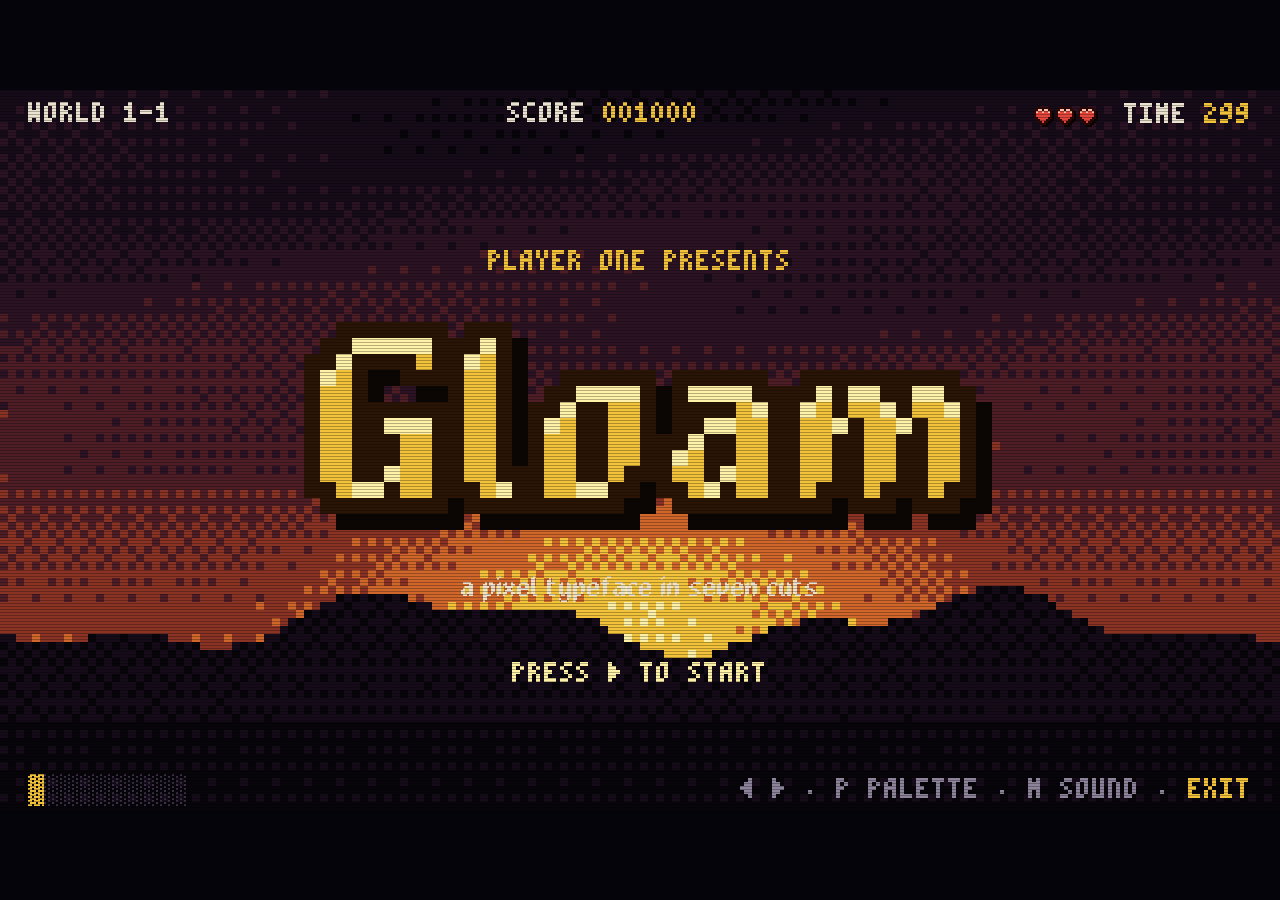
<file: docs/examples/slides.html>
<!DOCTYPE html>
<html lang="en" data-pal="ember">
<head>
<meta charset="utf-8">
<meta name="viewport" content="width=device-width, initial-scale=1">
<title>Gloam — the pitch, played as a game</title>
<link rel="icon" href="data:,">
<link rel="stylesheet" href="assets/gloam.css">
<style>
html,body{height:100%;overflow:hidden;background:#05040a}
#stage{position:fixed;left:0;top:0;--u:2px;overflow:hidden}
#bg{position:absolute;inset:0;width:100%;height:100%}
.sl{position:absolute;inset:0;display:none}
.sl.on{display:block}
.b{position:absolute;left:calc(var(--x)*var(--u));top:calc(var(--y)*var(--u));width:calc(var(--w)*var(--u))}
.p8{font-family:"Gloam Pico";font-size:calc(8*var(--u));line-height:calc(8*var(--u))}
.p16{font-family:"Gloam Pico";font-size:calc(16*var(--u));line-height:calc(16*var(--u))}
.p32{font-family:"Gloam Pico";font-size:calc(32*var(--u));line-height:calc(32*var(--u))}
.g16{font-size:calc(16*var(--u));line-height:calc(24*var(--u))}
.g32{font-size:calc(32*var(--u));line-height:calc(40*var(--u))}
.g48{font-size:calc(48*var(--u));line-height:calc(56*var(--u))}
.g64{font-size:calc(64*var(--u));line-height:calc(72*var(--u))}
.g96{font-size:calc(96*var(--u));line-height:calc(96*var(--u))}
.g128{font-size:calc(128*var(--u));line-height:calc(128*var(--u))}
.ctr{text-align:center}
.ink{color:#ebe3cf}.dim{color:#8d849b}.faint{color:#4a4256}.acc{color:var(--acc)}.hi{color:var(--hi)}.red{color:#e2453c}.grn{color:#9fd14f}
.frag{visibility:hidden}.frag.in{visibility:visible;animation:pop .24s steps(3)}
@keyframes pop{0%{transform:translateY(calc(6*var(--u)))}100%{transform:none}}
.panel{box-shadow:0 0 0 var(--u) var(--acc),0 0 0 calc(2*var(--u)) #05040a;padding:calc(10*var(--u)) calc(12*var(--u))}
.panel.dimb{box-shadow:0 0 0 var(--u) #3a3048,0 0 0 calc(2*var(--u)) #05040a}
/* HUD */
#hud{position:absolute;left:0;right:0;top:0;height:calc(24*var(--u));display:flex;align-items:center;justify-content:space-between;padding:0 calc(14*var(--u));z-index:5}
#hud .hearts{font-size:calc(16*var(--u));line-height:calc(16*var(--u));letter-spacing:calc(2*var(--u))}
#foot{position:absolute;left:0;right:0;bottom:0;height:calc(20*var(--u));z-index:6;display:flex;align-items:center;justify-content:space-between;padding:0 calc(14*var(--u));z-index:5}
#prog{font-family:"Gloam Bone Mono";font-size:calc(16*var(--u));line-height:calc(16*var(--u));color:var(--acc)}
#prog span{color:#3a3048}
/* slide parts */
.enemy{display:flex;gap:calc(10*var(--u));align-items:baseline;margin-bottom:calc(10*var(--u))}
.enemy .ic{font-family:"Gloam Lantern";color:#e2453c;flex:none}
.cards{display:grid;grid-template-columns:repeat(4,calc(84*var(--u)));gap:calc(8*var(--u))}
.card{height:calc(56*var(--u));padding:calc(6*var(--u)) calc(8*var(--u));box-shadow:0 0 0 var(--u) #3a3048;cursor:pointer}
.card.sel{box-shadow:0 0 0 var(--u) var(--acc),0 0 0 calc(2*var(--u)) #05040a}
.card .s{font-size:calc(32*var(--u));line-height:calc(32*var(--u))}
.stat{display:grid;grid-template-columns:calc(56*var(--u)) 1fr;align-items:center;margin-bottom:calc(6*var(--u))}
.stat i{display:block;height:calc(8*var(--u))}
.bars .row{display:grid;grid-template-columns:calc(120*var(--u)) 1fr;align-items:center}
.bars .bar{height:calc(10*var(--u));width:0;transition:width .7s steps(14)}
.bars .bar2{height:calc(4*var(--u));width:0;transition:width .7s steps(14);margin-top:calc(2*var(--u))}
.boss .sprite{transition:filter .3s steps(3)}
.hp{height:calc(10*var(--u));box-shadow:0 0 0 var(--u) #ebe3cf;position:relative}
.hp i{position:absolute;inset:0 auto 0 0;width:100%;transition:width .4s steps(8)}
.node{position:absolute;transform:translate(-50%,-50%);text-align:center;white-space:nowrap}
.node .dot{width:calc(8*var(--u));height:calc(8*var(--u));margin:0 auto calc(3*var(--u));background:#05040a;box-shadow:0 0 0 var(--u) var(--acc)}
.node.done .dot{background:var(--acc)}
.bubble{position:relative;padding:calc(14*var(--u)) calc(16*var(--u));background:#ebe3cf;color:#1a1420}
.bubble::after{content:"";position:absolute;left:calc(-8*var(--u));top:calc(20*var(--u));border:calc(4*var(--u)) solid transparent;border-right-color:#ebe3cf;border-top-color:#ebe3cf}
.pal-row{display:grid;grid-template-columns:calc(70*var(--u)) calc(90*var(--u)) 1fr;align-items:center;height:calc(36*var(--u))}
.pal-row .sw{height:calc(16*var(--u))}
#tap{position:fixed;inset:0;z-index:4}
#foot a{pointer-events:auto}
</style>
</head>
<body class="crt">
<div id="stage">
  <canvas id="bg"></canvas>
  <div id="hud"><span class="p16 ink" id="world">WORLD 1-1</span><span class="p16 ink">SCORE <span class="acc" id="score">000000</span></span><span><span class="hearts lan p-blood" data-pal="blood"><span class="lan" id="hearts">♥♥♥</span></span> <span class="p16 ink" style="margin-left:calc(10*var(--u))">TIME <span id="time" class="acc">300</span></span></span></div>

  <!-- 1 TITLE -->
  <section class="sl" data-bg="sunset" data-w="WORLD 1-1">
    <div class="b ctr p16 acc" style="--x:0;--y:78;--w:640">PLAYER ONE PRESENTS</div>
    <div class="b ctr lan g128" style="--x:0;--y:100;--w:640">Gloam</div>
    <div class="b ctr g16 ink" style="--x:0;--y:236;--w:640">a pixel typeface in seven cuts</div>
    <div class="b ctr p16 hi blink" style="--x:0;--y:284;--w:640">PRESS &#x25B6; TO START</div>
  </section>

  <!-- 2 PROBLEM -->
  <section class="sl" data-bg="night" data-w="WORLD 1-2">
    <div class="b p16 acc" style="--x:56;--y:52;--w:520">STAGE: THE PROBLEM</div>
    <div class="b g32 ink" style="--x:56;--y:70;--w:540">Most pixel fonts are just squares.</div>
    <div class="b" style="--x:56;--y:136;--w:520">
      <div class="enemy frag"><span class="ic g32">☠</span><div><div class="g16 ink">Generic</div><div class="bone g16 dim">Every curve is the same rounded box.</div></div></div>
      <div class="enemy frag"><span class="ic g32">☠</span><div><div class="g16 ink">Blurry</div><div class="bone g16 dim">Set at the wrong size, the pixels smear.</div></div></div>
      <div class="enemy frag"><span class="ic g32">☠</span><div><div class="g16 ink">Lonely</div><div class="bone g16 dim">One weight, no family, no colour.</div></div></div>
    </div>
  </section>

  <!-- 3 NIB -->
  <section class="sl" data-bg="cave" data-w="WORLD 2-1">
    <div class="b p16 acc" style="--x:56;--y:52;--w:520">STAGE: THE NIB RULE</div>
    <div class="b" style="--x:56;--y:84;--w:280;display:flex;gap:calc(16*var(--u));align-items:flex-end"><canvas id="nibA"></canvas><canvas id="nibO"></canvas></div>
    <div class="b" style="--x:350;--y:84;--w:250">
      <div class="lan g32">Up thin.</div><div class="lan g32">Down thick.</div>
      <div class="bone g16 ink frag" style="margin-top:calc(14*var(--u))">Every pixel is laid as if by a broad nib held at 45&deg;. Strokes rising &#x2197; are one pixel. Strokes falling &#x2198; are two.</div>
      <div class="p16 acc frag" style="margin-top:calc(12*var(--u))">&#x25A0; 2 PX FLAT &nbsp; <span class="hi">&#x25A0; 1 PX EDGE</span></div>
    </div>
  </section>

  <!-- 4 FIGHTERS -->
  <section class="sl" data-bg="void" data-w="WORLD 2-2">
    <div class="b p16 acc" style="--x:40;--y:44;--w:560">CHOOSE YOUR FIGHTER</div>
    <div class="b cards" style="--x:40;--y:64;--w:360" id="cards"></div>
    <div class="b panel dimb" style="--x:418;--y:64;--w:182" id="fstats"></div>
  </section>

  <!-- 5 STATS -->
  <section class="sl" data-bg="night" data-w="WORLD 3-1">
    <div class="b p16 acc" style="--x:56;--y:48;--w:520">STAGE: STATS</div>
    <div class="b g32 ink" style="--x:56;--y:64;--w:540">Ink in a&ndash;z, counted</div>
    <div class="b bars" style="--x:56;--y:116;--w:528" id="bars"></div>
    <div class="b p8 dim" style="--x:56;--y:312;--w:528">THICK BAR = PIXELS OF INK &nbsp;&middot;&nbsp; THIN BAR = WIDTH OF A&ndash;Z IN PX &nbsp;&middot;&nbsp; MEASURED FROM THE SOURCES</div>
  </section>

  <!-- 6 BOSS -->
  <section class="sl boss" data-bg="blood" data-w="WORLD 3-2">
    <div class="b p16 red" style="--x:56;--y:46;--w:520">!! BOSS FIGHT !!</div>
    <div class="b" style="--x:56;--y:66;--w:250"><div class="g32 ink">Blurry Text</div><div class="hp" style="margin-top:calc(8*var(--u))"><i id="bosshp" style="background:#e2453c"></i></div><div class="p8 dim" style="margin-top:calc(6*var(--u))" id="bosslbl">HP 100 / 100</div></div>
    <div class="b ctr sprite" style="--x:350;--y:56;--w:240"><div class="g128 ink" id="bossA" style="filter:blur(3px);transform:scale(1.07)">Aa</div></div>
    <div class="b" style="--x:56;--y:150;--w:270">
      <div class="frag atk"><span class="p16 acc">&#x2694; ATTACK 1</span><div class="bone g16 ink">Integer sizes: 16, 32, 48 px.</div></div>
      <div class="frag atk" style="margin-top:calc(8*var(--u))"><span class="p16 acc">&#x2694; ATTACK 2</span><div class="bmono g16 ink">font-smoothing: none</div></div>
      <div class="frag atk" style="margin-top:calc(8*var(--u))"><span class="p16 acc">&#x2694; ATTACK 3</span><div class="bmono g16 ink">image-rendering: pixelated</div></div>
    </div>
    <div class="b ctr lan g48 frag" style="--x:350;--y:224;--w:240" id="clear">Clear!</div>
  </section>

  <!-- 7 MAP -->
  <section class="sl" data-bg="map" data-w="WORLD 4-1">
    <div class="b p16 ink" style="--x:40;--y:40;--w:560"><span style="background:#05040a;padding:calc(3*var(--u)) calc(6*var(--u))">OVERWORLD: SEVEN CUTS</span></div>
    <div id="nodes"></div>
  </section>

  <!-- 8 PALETTES -->
  <section class="sl" data-bg="void" data-w="WORLD 4-2">
    <div class="b p16 acc" style="--x:56;--y:42;--w:520">STAGE: SIX LANTERNS</div>
    <div class="b" style="--x:56;--y:62;--w:540" id="palrows"></div>
  </section>

  <!-- 9 QUOTE -->
  <section class="sl" data-bg="cave" data-w="WORLD 5-1">
    <div class="b ctr lan g96" style="--x:60;--y:110;--w:120">&#xE005;</div>
    <div class="b" style="--x:200;--y:100;--w:390"><div class="bubble"><div class="g32">&ldquo;Even the dots lean.&rdquo;</div><div class="p16" style="margin-top:calc(10*var(--u));color:#6b5a44">&mdash; THE LANTERN KEEPER</div></div></div>
  </section>

  <!-- 10 THANKS -->
  <section class="sl" data-bg="sunset" data-w="WORLD 5-2">
    <div class="b ctr lan g64" style="--x:0;--y:56;--w:640">Thanks for playing</div>
    <div class="b ctr g16 ink" style="--x:0;--y:140;--w:640">Type design &middot; Tuomas Taini</div>
    <div class="b ctr bmono g16 dim" style="--x:0;--y:166;--w:640">github.com/taituo/gloam</div>
    <div class="b ctr" style="--x:0;--y:212;--w:640"><span class="p32 hi" id="cont" style="background:#05040a;padding:calc(6*var(--u)) calc(12*var(--u));display:inline-block">CONTINUE? 9</span></div>
    <div class="b ctr" style="--x:0;--y:262;--w:640"><span class="p16 ink" id="cont2" style="background:#05040a;padding:calc(4*var(--u)) calc(8*var(--u));display:inline-block">&#x25C0; TO PLAY AGAIN</span></div>
  </section>

  <div id="foot"><span id="prog"></span><span class="p16 dim">&#x25C0; &#x25B6; &middot; P PALETTE &middot; M SOUND &middot; <a href="index.html" style="color:var(--acc);text-decoration:none;position:relative;z-index:6">EXIT</a></span></div>
</div>
<div id="tap"></div>

<script src="assets/dither.js"></script>
<script>
(() => {
const D = window.Dither, $ = s => document.querySelector(s), $$ = s => [...document.querySelectorAll(s)];
const W = 640, H = 360, stage = $('#stage'), bg = $('#bg'), bx = bg.getContext('2d');
const slides = $$('.sl'), PALS = ['ember', 'moss', 'frost', 'ghost', 'blood', 'bone'];
let S = 2, cur = 0, frag = 0, pal = 'ember', t0 = performance.now();
D.Sound.on = true;

/* ---------- layout ---------- */
function fit() {
  S = Math.floor(Math.min(innerWidth / W, innerHeight / H)); if (S < 1) S = Math.min(innerWidth / W, innerHeight / H);
  const w = Math.round(W * S), h = Math.round(H * S);
  Object.assign(stage.style, {width: w + 'px', height: h + 'px', left: Math.floor((innerWidth - w) / 2) + 'px', top: Math.floor((innerHeight - h) / 2) + 'px'});
  stage.style.setProperty('--u', S + 'px');
  $$('.panel').forEach(p => D.bg(p, .7, '#05040a', null, S));
  drawNibs(); renderBars(true);
}
addEventListener('resize', fit);

/* ---------- backgrounds (160 x 90, dithered) ---------- */
const BW = 160, BH = 90, bb = new D.Buffer(BW, BH);
const h32 = (x, y) => { let h = x * 374761393 + y * 668265263; h = (h ^ (h >> 13)) * 1274126177; return ((h ^ (h >> 16)) >>> 0) / 4294967295; };
function vn(x, y) { const xi = Math.floor(x), yi = Math.floor(y), xf = x - xi, yf = y - yi, s = t => t * t * (3 - 2 * t); const a = h32(xi, yi), b = h32(xi + 1, yi), c = h32(xi, yi + 1), d = h32(xi + 1, yi + 1); return a + (b - a) * s(xf) + (c - a) * s(yf) + (a - b - c + d) * s(xf) * s(yf); }
const MAPP = ['#0f1d38', '#1a3156', '#2b5584', '#4a8ac0', '#d8c79c', '#5f8a2a', '#36571f', '#1f3a1a', '#524a39', '#857a5f', '#e9dfc4'].map(D.u32);
function drawBg(kind, t) {
  const P = D.PALETTES[kind === 'blood' ? 'blood' : pal].map(D.u32), px = bb.px;
  for (let y = 0; y < BH; y++) for (let x = 0; x < BW; x++) {
    let v;
    if (kind === 'sunset') {
      v = .12 + y / BH * .62 + Math.max(0, 1 - Math.hypot(x - 80, (y - 64) * 1.6) / 50) * .35;
      const hz = 66 + Math.sin(x * .09) * 3 + Math.sin(x * .23 + 1) * 1.5;
      if (y > hz) v = .08 + (y - hz) * .002;
      if (y > 78) v = .03;
      v += Math.sin(x * .05 + t * .3 + y * .2) * .04 * (y < 50);
    } else if (kind === 'night') {
      v = .06 + y / BH * .26;
      if (h32(x, y) > .985 && Math.sin(t * 2 + h32(y, x) * 40) > 0) v = .9;
      const hz = 76 + Math.sin(x * .07 + 2) * 4;
      if (y > hz) v = .02;
    } else if (kind === 'cave') {
      const n = vn(x / 7, y / 7) * .6 + vn(x / 3, y / 3) * .4;
      v = .05 + n * .16 + Math.max(0, 1 - Math.hypot(x - 30, y - 50) / 48) * .32 * (1 + Math.sin(t * 8) * .04);
    } else if (kind === 'blood') {
      v = .08 + Math.abs(Math.sin((x + y) * .12 + t * 1.5)) * .12 + y / BH * .18;
    } else if (kind === 'map') {
      const h = vn(x / 22 + 3, y / 22) * .65 + vn(x / 8, y / 8) * .28 + vn(x / 3, y / 3) * .07;
      const k = Math.max(0, Math.min(.999, (h - .04) / .58)) * (MAPP.length - 1), i = k | 0;
      const c = (k - i > D.thr(x, y)) ? i + 1 : i;
      const wave = c < 2 && Math.sin(x * .5 + t * 2 + y * .7) > .985;
      px[y * BW + x] = wave ? MAPP[3] : MAPP[Math.min(c, MAPP.length - 1)];
      continue;
    } else {
      v = .07 + ((Math.floor(x / 8) + Math.floor(y / 8)) % 2) * .05 + Math.max(0, 1 - Math.hypot(x - 120, y - 30) / 70) * .15;
    }
    px[y * BW + x] = P[D.q(v, 8, x, y)];
  }
  if (kind === 'map') drawPath(t);
  bb.blit(bx, BW, BH);
}
/* overworld path */
const NODES = [['Gloam', 18, 70], ['Lantern', 40, 52], ['Bone', 66, 64], ['Narrow', 86, 44], ['Mono', 108, 58], ['Bone Lantern', 126, 34], ['Pico', 146, 50]];
function drawPath(t) {
  const px = bb.px, C = D.u32('#ebe3cf'), K = D.u32('#05040a');
  for (let i = 0; i < NODES.length - 1; i++) {
    const [, x0, y0] = NODES[i], [, x1, y1] = NODES[i + 1], n = Math.max(Math.abs(x1 - x0), Math.abs(y1 - y0));
    for (let s = 0; s <= n; s++) { const x = Math.round(x0 + (x1 - x0) * s / n), y = Math.round(y0 + (y1 - y0) * s / n); if ((s + Math.floor(t * 6)) % 4 < 2) { px[y * BW + x] = C; if (y + 1 < BH) px[(y + 1) * BW + x] = K; } }
  }
}
function renderNodes() {
  const el = $('#nodes'); const prog = Math.min(NODES.length - 1, ((performance.now() - mapT) / 900) | 0);
  el.innerHTML = NODES.map(([n, x, y], i) => `<div class="node ${i <= prog ? 'done' : ''}" style="left:calc(${x * 4}*var(--u));top:calc(${y * 4}*var(--u))"><div class="dot"></div><div class="p16 ${i <= prog ? 'ink' : 'dim'}" style="background:#05040a;padding:calc(2*var(--u)) calc(4*var(--u))">${n.toUpperCase()}</div></div>`).join('')
    + (() => { const a = NODES[prog], b = NODES[Math.min(prog + 1, NODES.length - 1)], k = ((performance.now() - mapT) % 900) / 900; const x = a[1] + (b[1] - a[1]) * (prog < NODES.length - 1 ? k : 0), y = a[2] + (b[2] - a[2]) * (prog < NODES.length - 1 ? k : 0); return `<div class="node" style="left:calc(${Math.round(x * 4)}*var(--u));top:calc(${Math.round(y * 4) - 14}*var(--u))"><span class="lan g32">@</span></div>`; })();
}
let mapT = 0;

/* ---------- nib canvases ---------- */
const BM = {"o": ["001111", "010011", "110011", "110011", "110011", "110010", "111100"], "A": ["0001100", "0001100", "0010110", "0010110", "0010110", "0100011", "0111111", "1000011", "1000011", "1000011"]};
function drawNib(cv, rows, P) {
  const w = rows[0].length, h = rows.length, Su = Math.round(P * S);
  cv.width = w * Su; cv.height = h * Su; cv.style.width = w * Su + 'px'; cv.style.height = h * Su + 'px';
  const x = cv.getContext('2d'), acc = getComputedStyle(document.documentElement).getPropertyValue('--hi').trim();
  rows.forEach((r, j) => [...r].forEach((c, i) => { if (c !== '1') { x.fillStyle = '#1a1622'; x.fillRect(i * Su + Su / 2 - 1, j * Su + Su / 2 - 1, 2, 2); return; } const thin = r[i - 1] !== '1' && r[i + 1] !== '1'; x.fillStyle = thin ? acc : '#ebe3cf'; x.fillRect(i * Su, j * Su, Su - Math.max(1, S), Su - Math.max(1, S)); }));
}
function drawNibs() { drawNib($('#nibA'), BM.A, 18); drawNib($('#nibO'), BM.o, 18); }

/* ---------- fighters ---------- */
const F = [
  ['Gloam', 'gloam', [5, 4, 0, 3]], ['Lantern', 'lan', [5, 4, 5, 3]], ['Bone', 'bone', [2, 3, 0, 3]], ['Narrow', 'bnar', [2, 2, 0, 3]],
  ['Mono', 'bmono', [2, 5, 0, 3]], ['B. Lantern', 'blan', [2, 3, 5, 3]], ['Pico', 'pico', [3, 1, 0, 1]]];
let fi = 0, ft = 0;
function renderFighters() {
  $('#cards').innerHTML = F.map(([n, c], i) => `<div class="card ${i === fi ? 'sel' : ''}" data-i="${i}"><div class="s ${c} ${i === fi ? 'ink' : 'dim'}">Ag</div><div class="p8 ${i === fi ? 'acc' : 'faint'}" style="margin-top:calc(6*var(--u))">${n.toUpperCase()}</div></div>`).join('');
  $$('#cards .card').forEach(el => el.onclick = e => { e.stopPropagation(); fi = +el.dataset.i; ft = performance.now() + 4000; D.Sound.move(); renderFighters(); });
  const [n, c, s] = F[fi], acc = getComputedStyle(document.documentElement).getPropertyValue('--acc').trim();
  $('#fstats').innerHTML = `<div class="${c} g48 ink ctr">${c === 'pico' ? 'AG' : 'Ag'}</div><div class="g16 ink ctr" style="margin:calc(4*var(--u)) 0 calc(10*var(--u))">${n}</div>` +
    [['WEIGHT', s[0]], ['WIDTH', s[1]], ['GLOW', s[2]], ['SIZE', s[3]]].map(([k, v]) => `<div class="stat"><span class="p8 dim">${k}</span><i data-v="${v}"></i></div>`).join('');
  $$('#fstats i').forEach(i => D.bg(i, .15 + i.dataset.v / 5 * .85, acc, '#1a1622', S));
  $$('.panel').forEach(p => D.bg(p, .7, '#05040a', null, S));
}

/* ---------- stats ---------- */
const STATS = [['Gloam', 685, 176, 'gloam'], ['Bone', 426, 150, 'bone'], ['Bone Narrow', 404, 139, 'bnar'], ['Bone Mono', 426, 208, 'bmono'], ['Pico', 219, 104, 'pico']];
function renderBars(resize) {
  const acc = getComputedStyle(document.documentElement).getPropertyValue('--acc').trim();
  if (!resize) $('#bars').innerHTML = STATS.map(([n, ink, w, c], i) => `<div class="row" style="margin-bottom:calc(12*var(--u))"><div><div class="${c} g16 ink" style="line-height:calc(16*var(--u))">${n}</div><div class="p8 dim" style="margin-top:calc(4*var(--u))">${ink} INK &middot; ${w} W</div></div><div><div class="bar" data-p="${ink / 700}"></div><div class="bar2" data-p="${w / 220}"></div></div></div>`).join('');
  $$('#bars .bar').forEach((b, i) => D.bg(b, [.95, .7, .55, .4, .25][i], acc, '#1a1622', S));
  $$('#bars .bar2').forEach(b => D.bg(b, .5, '#8d849b', null, S));
}
function growBars() { $$('#bars .bar, #bars .bar2').forEach(b => { b.style.width = '0'; requestAnimationFrame(() => requestAnimationFrame(() => { b.style.width = (b.dataset.p * 100) + '%'; })); }); }

/* ---------- palettes ---------- */
function renderPals() {
  $('#palrows').innerHTML = PALS.map(p => `<div class="pal-row" data-pal="${p}"><span class="p16 dim">${p.toUpperCase()}</span><span class="lan g32">Glow</span><span class="sw" data-sw="${p}"></span></div>`).join('');
  $$('[data-sw]').forEach(el => { const P = D.PALETTES[el.dataset.sw]; el.style.backgroundImage = P.slice(1).map((c, i) => `url(${D.tile(.5, c, P[i])})`).join(',');
    el.style.backgroundSize = P.slice(1).map(() => `${8 * S}px ${8 * S}px`).join(','); el.style.backgroundRepeat = 'repeat-y'; el.style.backgroundPosition = P.slice(1).map((_, i) => `${i * 14 * S * 2}px 0`).join(','); el.style.imageRendering = 'pixelated'; el.style.width = 7 * 28 * S + 'px'; });
}

/* ---------- boss ---------- */
function bossHit(n) {
  const hp = Math.max(0, 100 - n * 34); $('#bosshp').style.width = hp + '%'; $('#bosslbl').textContent = `HP ${hp} / 100`;
  const a = $('#bossA'); a.style.filter = hp > 0 ? `blur(${hp / 34}px)` : 'none'; a.style.transform = hp > 34 ? 'scale(1.07)' : 'none';
  if (n) D.Sound.hurt();
  if (hp === 0) { D.Sound.coin(); boom = performance.now(); }
}
let boom = 0;

/* ---------- countdown ---------- */
let cdT = 0, over = false;

/* ---------- navigation ---------- */
const PATTERNS = ['iris', 'blinds', 'diamond', 'sweep', 'rain', 'bayer'];
let busy = false;
function go(i) {
  if (i < 0 || i >= slides.length || busy || i === cur) return;
  busy = true; D.Sound.ok();
  D.transition({pattern: PATTERNS[i % PATTERNS.length], color: '#05040a', cell: Math.max(2, Math.round(S * 2)), ms: 280, mid: () => { cur = i; frag = 0; show(); }}).then(() => busy = false);
}
function show() {
  slides.forEach((s, k) => s.classList.toggle('on', k === cur));
  const s = slides[cur];
  s.querySelectorAll('.frag').forEach(f => f.classList.remove('in'));
  $('#world').textContent = s.dataset.w;
  $('#score').textContent = String((cur + 1) * 1000 + frag * 100).padStart(6, '0');
  $('#prog').innerHTML = '▓'.repeat(cur + 1) + `<span>${'░'.repeat(slides.length - cur - 1)}</span>`;
  $('#hearts').textContent = '♥'.repeat(3 - Math.floor(cur / 4)) + '♡'.repeat(Math.floor(cur / 4));
  if (s.classList.contains('boss')) bossHit(0);
  if (s.querySelector('#cards')) { fi = 0; renderFighters(); }
  if (s.querySelector('#bars')) growBars();
  if (s.querySelector('#nodes')) mapT = performance.now();
  if (s.querySelector('#cont')) { cdT = performance.now(); over = false; $('#cont').style.color = ''; $('#cont2').textContent = '◀ TO PLAY AGAIN'; }
  $$('.panel').forEach(p => D.bg(p, .7, '#05040a', null, S));
}
function next() {
  const fr = [...slides[cur].querySelectorAll('.frag')];
  if (frag < fr.length) { fr[frag].classList.add('in'); frag++; D.Sound.coin(); $('#score').textContent = String((cur + 1) * 1000 + frag * 100).padStart(6, '0'); if (slides[cur].classList.contains('boss')) bossHit(Math.min(3, frag)); return; }
  if (cur === slides.length - 1) return;
  go(cur + 1);
}
function prev() { if (cur === slides.length - 1 && over) { go(0); return; } go(cur - 1); }
addEventListener('keydown', e => {
  D.Sound.ensure();
  if (['ArrowRight', ' ', 'PageDown', 'Enter'].includes(e.key)) { e.preventDefault(); next(); }
  else if (['ArrowLeft', 'PageUp', 'Backspace'].includes(e.key)) { e.preventDefault(); prev(); }
  else if (e.key === 'Home') go(0); else if (e.key === 'End') go(slides.length - 1);
  else if (e.key === 'p' || e.key === 'P') { pal = PALS[(PALS.indexOf(pal) + 1) % PALS.length]; document.documentElement.dataset.pal = pal; renderBars(true); if (slides[cur].querySelector('#cards')) renderFighters(); drawNibs(); D.Sound.move(); }
  else if (e.key === 'm' || e.key === 'M') { D.Sound.on = !D.Sound.on; }
  else if (e.key === 'f' || e.key === 'F') { try { document.fullscreenElement ? document.exitFullscreen() : document.documentElement.requestFullscreen().catch(() => {}); } catch (err) {} }
});
$('#tap').addEventListener('click', e => { D.Sound.ensure(); (e.clientX < innerWidth / 3 ? prev : next)(); });
let tx0 = null; addEventListener('touchstart', e => { tx0 = e.touches[0].clientX; }, {passive: true});
addEventListener('touchend', e => { if (tx0 == null) return; const dx = e.changedTouches[0].clientX - tx0; if (Math.abs(dx) > 40) (dx < 0 ? next : prev)(); tx0 = null; });

/* ---------- loop ---------- */
let last = 0;
function loop(now) {
  const t = now / 1000;
  if (now - last > 50) {
    last = now;
    const s = slides[cur];
    drawBg(s.dataset.bg, t);
    const left = Math.max(0, 300 - Math.floor((now - t0) / 1000)); $('#time').textContent = String(left).padStart(3, '0');
    if (s.querySelector('#nodes')) renderNodes();
    if (s.querySelector('#cards') && now > ft) { ft = now + 1400; fi = (fi + 1) % F.length; renderFighters(); }
    if (s.querySelector('#cont')) { const k = 9 - Math.floor((now - cdT) / 1000); if (k >= 0) $('#cont').textContent = 'CONTINUE? ' + k; else if (!over) { over = true; $('#cont').textContent = 'GAME OVER'; $('#cont').style.color = '#e2453c'; D.Sound.hurt(); } }
    if (boom && now - boom < 1400 && s.classList.contains('boss')) {
      const k = (now - boom) / 1400, px = bb.px, C = D.u32(getComputedStyle(document.documentElement).getPropertyValue('--hi').trim());
      for (let i = 0; i < 120; i++) { const a = h32(i, 3) * 6.283, r = k * (20 + h32(i, 7) * 40); const x = Math.round(117 + Math.cos(a) * r), y = Math.round(36 + Math.sin(a) * r * .8 + k * k * 20); if (x >= 0 && x < BW && y >= 0 && y < BH && D.t8(x, y) > k) px[y * BW + x] = C; }
      bb.blit(bx, BW, BH);
    }
  }
  requestAnimationFrame(loop);
}
bg.width = BW; bg.height = BH;
renderBars(); renderPals();
document.fonts.ready.then(() => { fit(); show(); requestAnimationFrame(loop); });
})();
</script>
</body>
</html>
</file>
<file: docs/examples/assets/gloam.css>
/* Gloam example kit — fonts, palettes and pixel primitives shared by the example pages */
@font-face{font-family:"Gloam";src:url(../fonts/Gloam-Regular.woff2) format("woff2");font-display:block}
@font-face{font-family:"Gloam Lantern";src:url(../fonts/GloamLantern-Regular.woff2) format("woff2");font-display:block}
@font-face{font-family:"Gloam Bone";src:url(../fonts/GloamBone-Regular.woff2) format("woff2");font-display:block}
@font-face{font-family:"Gloam Bone Narrow";src:url(../fonts/GloamBoneNarrow-Regular.woff2) format("woff2");font-display:block}
@font-face{font-family:"Gloam Bone Mono";src:url(../fonts/GloamBoneMono-Regular.woff2) format("woff2");font-display:block}
@font-face{font-family:"Gloam Bone Lantern";src:url(../fonts/GloamBoneLantern-Regular.woff2) format("woff2");font-display:block}
@font-face{font-family:"Gloam Pico";src:url(../fonts/GloamPico-Regular.woff2) format("woff2");font-display:block}

@font-palette-values --ember{font-family:"Gloam Lantern";base-palette:0}
@font-palette-values --moss{font-family:"Gloam Lantern";base-palette:1}
@font-palette-values --frost{font-family:"Gloam Lantern";base-palette:2}
@font-palette-values --ghost{font-family:"Gloam Lantern";base-palette:3}
@font-palette-values --blood{font-family:"Gloam Lantern";base-palette:4}
@font-palette-values --bone{font-family:"Gloam Lantern";base-palette:5}
@font-palette-values --b-bone{font-family:"Gloam Bone Lantern";base-palette:0}
@font-palette-values --b-ember{font-family:"Gloam Bone Lantern";base-palette:1}
@font-palette-values --b-moss{font-family:"Gloam Bone Lantern";base-palette:2}
@font-palette-values --b-frost{font-family:"Gloam Bone Lantern";base-palette:3}
@font-palette-values --b-ghost{font-family:"Gloam Bone Lantern";base-palette:4}
@font-palette-values --b-blood{font-family:"Gloam Bone Lantern";base-palette:5}

:root{--bg:#0b0910;--ink:#ebe3cf;--dim:#8d849b;--faint:#4a4256;--line:#2a2335;--acc:#f2c23a;--hi:#fff1a8}
[data-pal=ember]{--acc:#f2c23a;--hi:#fff1a8}
[data-pal=moss]{--acc:#9fd14f;--hi:#e8ffb4}
[data-pal=frost]{--acc:#6fbef0;--hi:#e4f7ff}
[data-pal=ghost]{--acc:#c6b6f2;--hi:#ffffff}
[data-pal=blood]{--acc:#e2453c;--hi:#ffc0a8}
[data-pal=bone]{--acc:#e9dfc4;--hi:#ffffff}
[data-pal=ember] .lan{font-palette:--ember}[data-pal=moss] .lan{font-palette:--moss}[data-pal=frost] .lan{font-palette:--frost}
[data-pal=ghost] .lan{font-palette:--ghost}[data-pal=blood] .lan{font-palette:--blood}[data-pal=bone] .lan{font-palette:--bone}
[data-pal=ember] .blan{font-palette:--b-ember}[data-pal=moss] .blan{font-palette:--b-moss}[data-pal=frost] .blan{font-palette:--b-frost}
[data-pal=ghost] .blan{font-palette:--b-ghost}[data-pal=blood] .blan{font-palette:--b-blood}[data-pal=bone] .blan{font-palette:--b-bone}

*{box-sizing:border-box;margin:0;padding:0}
html,body{background:var(--bg);color:var(--ink)}
body{font:16px/24px "Gloam",monospace;-webkit-font-smoothing:none;-moz-osx-font-smoothing:unset;font-smooth:never;text-rendering:optimizeSpeed;overflow-x:hidden}
canvas{image-rendering:pixelated;image-rendering:crisp-edges}
button{font:inherit;color:inherit;background:none;border:0;cursor:pointer}
a{color:inherit}
.gloam{font-family:"Gloam",monospace}.lan{font-family:"Gloam Lantern","Gloam",monospace}
.bone{font-family:"Gloam Bone",monospace}.bnar{font-family:"Gloam Bone Narrow",monospace}
.bmono{font-family:"Gloam Bone Mono",monospace}.blan{font-family:"Gloam Bone Lantern","Gloam Bone",monospace}
.pico{font-family:"Gloam Pico",monospace}
.px{box-shadow:0 -4px 0 0 var(--line),0 4px 0 0 var(--line),-4px 0 0 0 var(--line),4px 0 0 0 var(--line);margin:4px}
.blink{animation:blink 1s steps(1) infinite}@keyframes blink{50%{opacity:0}}
.crt::after{content:"";position:fixed;inset:0;pointer-events:none;z-index:50;
  background:repeating-linear-gradient(to bottom,rgba(0,0,0,.28) 0 1px,transparent 1px 3px);mix-blend-mode:multiply}
.backlink{position:fixed;left:12px;top:10px;z-index:60;font:16px/16px "Gloam",monospace;color:var(--dim);text-decoration:none;padding:6px 10px;background:rgba(11,9,16,.8)}
.backlink:hover{color:var(--acc)}
</file>
